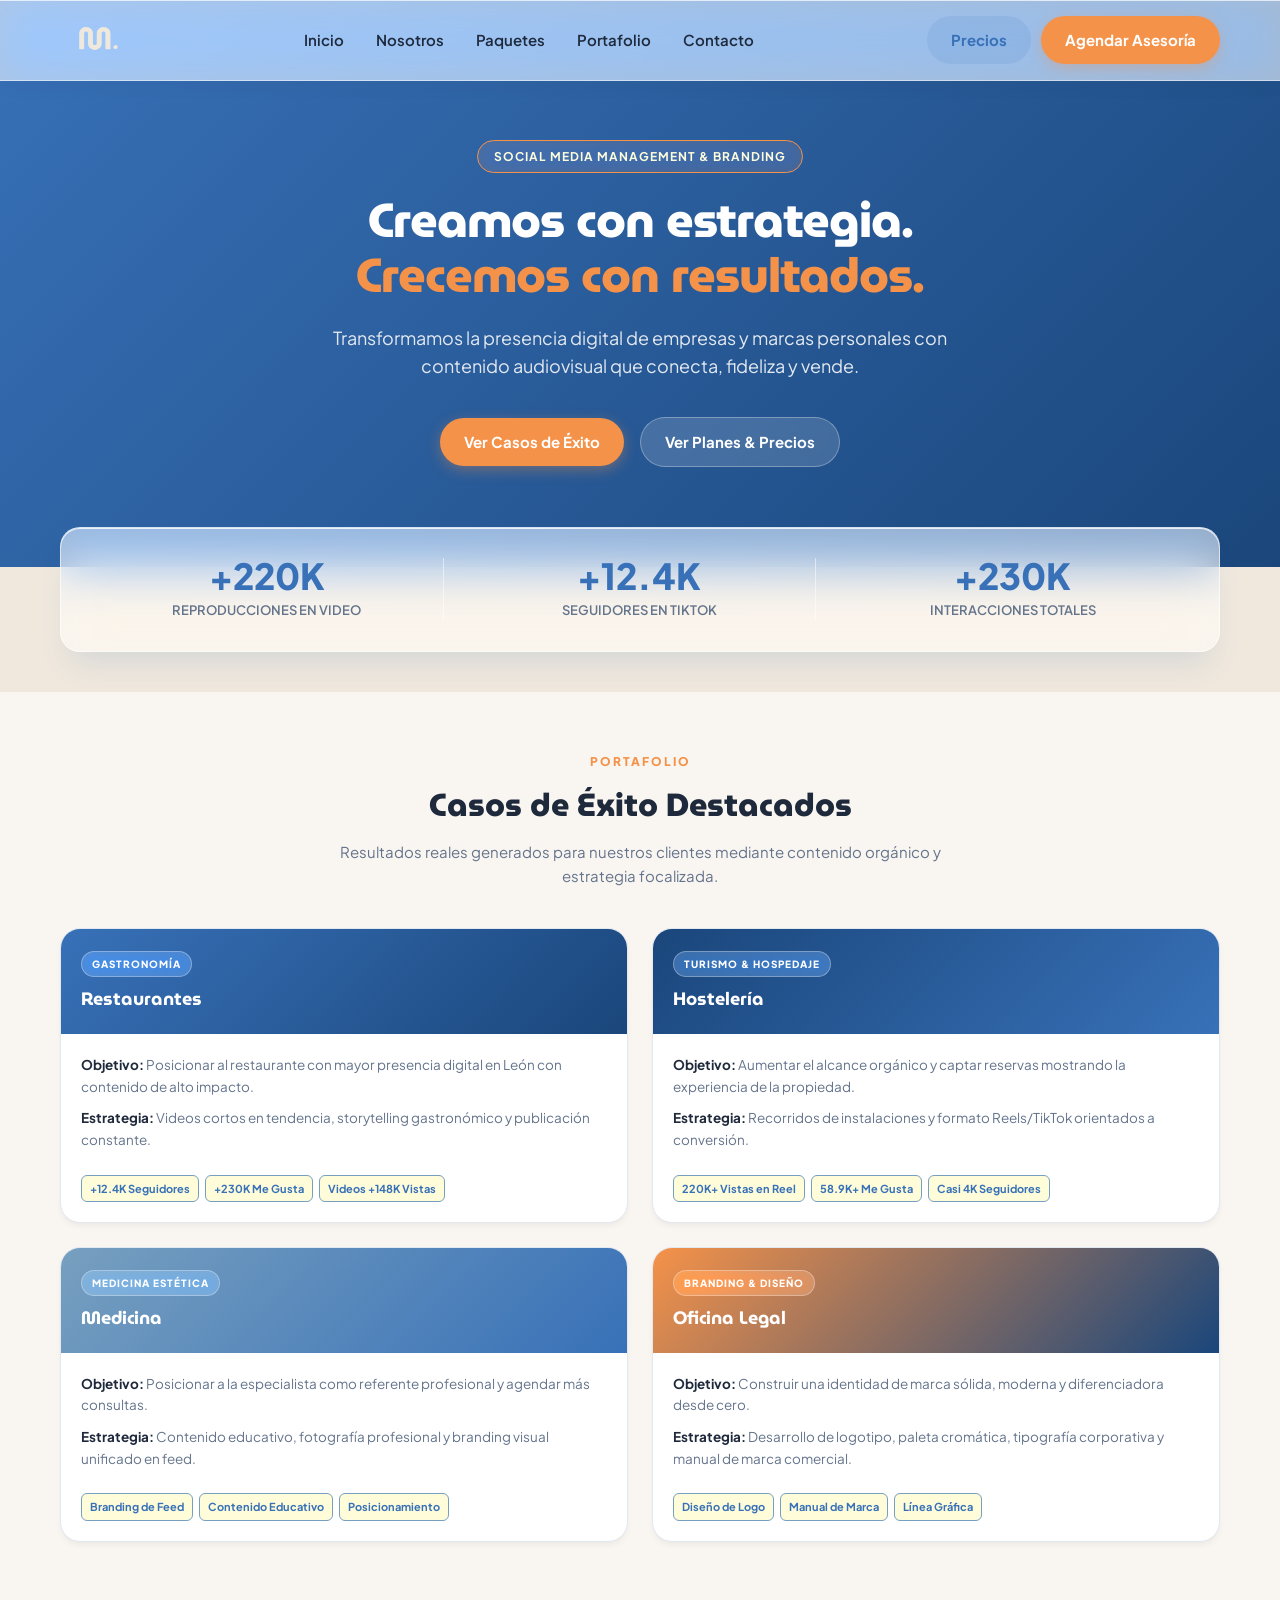
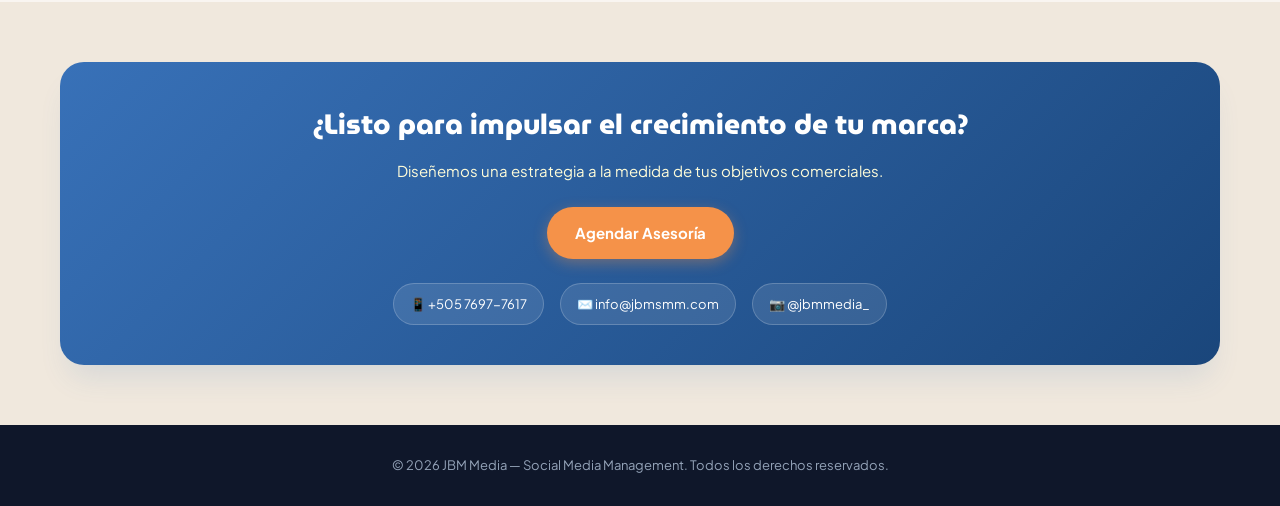
<file: index.html>
<!DOCTYPE html>
<html lang="es">
<head>
    <meta charset="UTF-8">
    <meta name="viewport" content="width=device-width, initial-scale=1.0, maximum-scale=1.0, user-scalable=no">
    <title>JBM Media | Social Media Management & Estrategia Digital</title>

    <!-- Favicon / Logo en la pestaña del navegador -->
    <link rel="icon" type="image/png" href="Logo JBM/PNG/8.png">

    <!-- Preload the logo that paints immediately (helps Largest Contentful Paint) -->
    <link rel="preload" as="image" href="Logo JBM/PNG/4.png">

    <!-- Google Fonts -->
    <link rel="preconnect" href="https://fonts.googleapis.com">
    <link rel="preconnect" href="https://fonts.gstatic.com" crossorigin>
    <link href="https://fonts.googleapis.com/css2?family=MuseoModerno:wght@600;700;800&family=Plus+Jakarta+Sans:wght@400;500;600;700;800&display=swap" rel="stylesheet">

    <!-- Shared stylesheet (cached across every page of the site) -->
    <link rel="stylesheet" href="styles.css">

    <style>
        /* ---- Page-specific styles for the home page ---- */

        /* HERO SECTION */
        .hero {
            background: linear-gradient(135deg, var(--primary-blue) 0%, var(--dark-blue) 100%);
            color: #FFFFFF;
            padding: 140px 0 100px;
            text-align: center;
        }

        .hero-badge {
            display: inline-block;
            background-color: rgba(245, 146, 73, 0.2);
            backdrop-filter: blur(10px) saturate(160%);
            -webkit-backdrop-filter: blur(10px) saturate(160%);
            border: 1px solid var(--accent-orange);
            color: var(--soft-cream);
            padding: 6px 16px;
            border-radius: 30px;
            font-size: 12px;
            font-weight: 700;
            letter-spacing: 1px;
            text-transform: uppercase;
            margin-bottom: 20px;
        }

        .hero-title {
            font-size: 48px;
            font-weight: 800;
            line-height: 1.15;
            margin-bottom: 20px;
            letter-spacing: -1px;
        }

        .hero-title span {
            color: var(--accent-orange);
        }

        .hero-subtitle {
            font-size: 18px;
            color: #E2E8F0;
            max-width: 680px;
            margin: 0 auto 36px;
        }

        .hero-cta-group {
            display: flex;
            gap: 16px;
            justify-content: center;
            align-items: center;
            flex-wrap: wrap;
        }

        /* STATS BAR */
        .stats-section {
            margin-top: -40px;
            position: relative;
            z-index: 10;
            padding-bottom: 40px;
        }

        .stats-grid {
            display: grid;
            grid-template-columns: repeat(3, 1fr);
            gap: 20px;
            background-color: rgba(255, 255, 255, 0.55);
            backdrop-filter: blur(24px) saturate(180%);
            -webkit-backdrop-filter: blur(24px) saturate(180%);
            border: 1px solid rgba(255, 255, 255, 0.6);
            border-radius: 20px;
            padding: 30px;
            box-shadow: var(--shadow-lg), inset 0 1px 0 rgba(255, 255, 255, 0.8);
        }

        .stat-card {
            text-align: center;
            border-right: 1px solid rgba(255, 255, 255, 0.5);
        }

        .stat-card:last-child {
            border-right: none;
        }

        .stat-number {
            font-size: 36px;
            font-weight: 800;
            color: var(--primary-blue);
            line-height: 1;
            margin-bottom: 6px;
        }

        .stat-label {
            font-size: 13px;
            font-weight: 600;
            color: var(--text-muted);
            text-transform: uppercase;
        }

        /* GENERAL SECTIONS */
        .section {
            padding: 60px 0;
        }

        .section-header {
            text-align: center;
            max-width: 650px;
            margin: 0 auto 40px;
        }

        .section-tag {
            color: var(--accent-orange);
            font-size: 12px;
            font-weight: 800;
            text-transform: uppercase;
            letter-spacing: 2px;
            margin-bottom: 8px;
            display: block;
        }

        .section-title {
            font-size: 32px;
            font-weight: 800;
            color: var(--text-dark);
        }

        .section-description {
            font-size: 15px;
            color: var(--text-muted);
            margin-top: 10px;
        }

        /* PORTFOLIO GRID */
        .portfolio-grid {
            display: grid;
            grid-template-columns: repeat(2, 1fr);
            gap: 24px;
        }

        .portfolio-card {
            background: var(--bg-white);
            border-radius: 20px;
            overflow: hidden;
            box-shadow: var(--shadow-sm);
            display: flex;
            flex-direction: column;
            border: 1px solid #E2E8F0;
            transition: transform 0.3s ease, box-shadow 0.3s ease;
        }

        .portfolio-card:hover {
            transform: translateY(-10px);
            box-shadow: var(--shadow-hover);
        }

        .portfolio-header {
            background: linear-gradient(135deg, var(--primary-blue) 0%, var(--dark-blue) 100%);
            color: #FFFFFF;
            padding: 20px;
        }

        .portfolio-category {
            font-size: 10px;
            font-weight: 800;
            text-transform: uppercase;
            letter-spacing: 1px;
            background-color: rgba(255, 255, 255, 0.2);
            backdrop-filter: blur(6px) saturate(160%);
            -webkit-backdrop-filter: blur(6px) saturate(160%);
            border: 1px solid rgba(255, 255, 255, 0.3);
            padding: 4px 10px;
            border-radius: 20px;
            display: inline-block;
            margin-bottom: 8px;
        }

        .portfolio-header h3 {
            font-size: 18px;
            font-weight: 700;
        }

        .portfolio-body {
            padding: 20px;
            flex-grow: 1;
            display: flex;
            flex-direction: column;
            justify-content: space-between;
        }

        .portfolio-info p {
            font-size: 13.5px;
            color: var(--text-muted);
            margin-bottom: 10px;
        }

        .portfolio-info strong {
            color: var(--text-dark);
        }

        .portfolio-tags {
            display: flex;
            flex-wrap: wrap;
            gap: 6px;
            margin-top: 14px;
        }

        .tag {
            background-color: var(--soft-cream);
            color: var(--primary-blue);
            border: 1px solid var(--light-blue);
            font-size: 11px;
            font-weight: 700;
            padding: 4px 8px;
            border-radius: 6px;
            transition: transform 0.2s ease, background-color 0.2s ease;
        }

        .tag:hover {
            transform: scale(1.08);
            background-color: #FFF9A6;
        }

        /* CTA & CONTACT */
        .cta-section {
            background: linear-gradient(135deg, var(--primary-blue) 0%, var(--dark-blue) 100%);
            border-radius: 24px;
            padding: 40px 20px;
            color: #FFFFFF;
            text-align: center;
            box-shadow: var(--shadow-lg);
        }

        .cta-section h2 {
            font-size: 28px;
            font-weight: 800;
            margin-bottom: 12px;
        }

        .cta-section p {
            font-size: 15px;
            color: var(--soft-cream);
            margin-bottom: 24px;
        }

        .contact-methods {
            display: flex;
            justify-content: center;
            gap: 16px;
            margin-top: 24px;
            flex-wrap: wrap;
        }

        .contact-item {
            display: flex;
            align-items: center;
            gap: 6px;
            background: rgba(255, 255, 255, 0.1);
            padding: 10px 16px;
            border-radius: 50px;
            font-size: 13px;
            border: 1px solid rgba(255, 255, 255, 0.2);
            transition: all 0.3s ease;
        }

        .contact-item:hover {
            background: rgba(255, 255, 255, 0.25);
            transform: translateY(-3px);
            border-color: rgba(255, 255, 255, 0.5);
        }

        @media (max-width: 768px) {
            .hero { padding: 110px 0 80px; }
            .hero-title { font-size: 30px; }
            .hero-subtitle { font-size: 15px; }
            .hero-cta-group { flex-direction: column; width: 100%; }
            .hero-cta-group .btn { width: 100%; }
            .stats-grid { grid-template-columns: 1fr; gap: 16px; padding: 20px; }
            .stat-card { border-right: none; border-bottom: 1px solid rgba(255, 255, 255, 0.5); padding-bottom: 12px; }
            .stat-card:last-child { border-bottom: none; padding-bottom: 0; }
            .portfolio-grid { grid-template-columns: 1fr; }
            .portfolio-body { padding: 16px; }
            .tag { font-size: 10px; padding: 4px 6px; }
            .contact-methods { flex-direction: column; align-items: center; gap: 10px; }
            .contact-item { width: 100%; justify-content: center; }
        }
    </style>
</head>
<body>

    <!-- NAVIGATION BAR -->
    <nav class="navbar">
        <div class="container nav-container">
            <a href="index.html" class="brand-logo">
                <img id="main-logo" src="Logo JBM/PNG/4.png" alt="JBM Media Logo" width="200" height="120">
            </a>

            <ul class="nav-links">
                <li><a href="index.html">Inicio</a></li>
                <li><a href="nosotros.html">Nosotros</a></li>
                <li><a href="paquetes.html">Paquetes</a></li>
                <li><a href="#portafolio">Portafolio</a></li>
                <li><a href="contacto.html">Contacto</a></li>
            </ul>

            <div class="nav-actions">
                <a href="paquetes.html" class="btn btn-mobile-prices">Precios</a>
                <a href="contacto.html" class="btn btn-primary">Agendar Asesoría</a>
            </div>
        </div>
    </nav>

    <!-- HERO SECTION -->
    <section id="inicio" class="hero">
        <div class="container reveal">
            <span class="hero-badge">Social Media Management & Branding</span>
            <h1 class="hero-title">Creamos con estrategia.<br><span>Crecemos con resultados.</span></h1>
            <p class="hero-subtitle">Transformamos la presencia digital de empresas y marcas personales con contenido audiovisual que conecta, fideliza y vende.</p>
            <div class="hero-cta-group">
                <a href="#portafolio" class="btn btn-primary">Ver Casos de Éxito</a>
                <a href="paquetes.html" class="btn btn-secondary">Ver Planes & Precios</a>
            </div>
        </div>
    </section>

    <!-- STATS HIGHLIGHTS -->
    <section class="stats-section">
        <div class="container reveal">
            <div class="stats-grid">
                <div class="stat-card">
                    <div class="stat-number">+220K</div>
                    <div class="stat-label">Reproducciones en Video</div>
                </div>
                <div class="stat-card">
                    <div class="stat-number">+12.4K</div>
                    <div class="stat-label">Seguidores en TikTok</div>
                </div>
                <div class="stat-card">
                    <div class="stat-number">+230K</div>
                    <div class="stat-label">Interacciones Totales</div>
                </div>
            </div>
        </div>
    </section>

    <!-- PORTFOLIO / CASOS DE ÉXITO -->
    <section id="portafolio" class="section" style="background-color: rgba(255,255,255,0.6);">
        <div class="container reveal">
            <div class="section-header">
                <span class="section-tag">Portafolio</span>
                <h2 class="section-title">Casos de Éxito Destacados</h2>
                <p class="section-description">Resultados reales generados para nuestros clientes mediante contenido orgánico y estrategia focalizada.</p>
            </div>

            <div class="portfolio-grid">
                <!-- Proyecto 1 -->
                <div class="portfolio-card">
                    <div class="portfolio-header">
                        <span class="portfolio-category">Gastronomía</span>
                        <h3>Restaurantes</h3>
                    </div>
                    <div class="portfolio-body">
                        <div class="portfolio-info">
                            <p><strong>Objetivo:</strong> Posicionar al restaurante con mayor presencia digital en León con contenido de alto impacto.</p>
                            <p><strong>Estrategia:</strong> Videos cortos en tendencia, storytelling gastronómico y publicación constante.</p>
                        </div>
                        <div class="portfolio-tags">
                            <span class="tag">+12.4K Seguidores</span>
                            <span class="tag">+230K Me Gusta</span>
                            <span class="tag">Videos +148K Vistas</span>
                        </div>
                    </div>
                </div>

                <!-- Proyecto 2 -->
                <div class="portfolio-card">
                    <div class="portfolio-header" style="background: linear-gradient(135deg, #1A467B 0%, #3871B8 100%);">
                        <span class="portfolio-category">Turismo & Hospedaje</span>
                        <h3>Hostelería</h3>
                    </div>
                    <div class="portfolio-body">
                        <div class="portfolio-info">
                            <p><strong>Objetivo:</strong> Aumentar el alcance orgánico y captar reservas mostrando la experiencia de la propiedad.</p>
                            <p><strong>Estrategia:</strong> Recorridos de instalaciones y formato Reels/TikTok orientados a conversión.</p>
                        </div>
                        <div class="portfolio-tags">
                            <span class="tag">220K+ Vistas en Reel</span>
                            <span class="tag">58.9K+ Me Gusta</span>
                            <span class="tag">Casi 4K Seguidores</span>
                        </div>
                    </div>
                </div>

                <!-- Proyecto 3 -->
                <div class="portfolio-card">
                    <div class="portfolio-header" style="background: linear-gradient(135deg, #779FBF 0%, #3871B8 100%);">
                        <span class="portfolio-category">Medicina Estética</span>
                        <h3>Medicina</h3>
                    </div>
                    <div class="portfolio-body">
                        <div class="portfolio-info">
                            <p><strong>Objetivo:</strong> Posicionar a la especialista como referente profesional y agendar más consultas.</p>
                            <p><strong>Estrategia:</strong> Contenido educativo, fotografía profesional y branding visual unificado en feed.</p>
                        </div>
                        <div class="portfolio-tags">
                            <span class="tag">Branding de Feed</span>
                            <span class="tag">Contenido Educativo</span>
                            <span class="tag">Posicionamiento</span>
                        </div>
                    </div>
                </div>

                <!-- Proyecto 4 -->
                <div class="portfolio-card">
                    <div class="portfolio-header" style="background: linear-gradient(135deg, #F59249 0%, #1A467B 100%);">
                        <span class="portfolio-category">Branding & Diseño</span>
                        <h3>Oficina Legal</h3>
                    </div>
                    <div class="portfolio-body">
                        <div class="portfolio-info">
                            <p><strong>Objetivo:</strong> Construir una identidad de marca sólida, moderna y diferenciadora desde cero.</p>
                            <p><strong>Estrategia:</strong> Desarrollo de logotipo, paleta cromática, tipografía corporativa y manual de marca comercial.</p>
                        </div>
                        <div class="portfolio-tags">
                            <span class="tag">Diseño de Logo</span>
                            <span class="tag">Manual de Marca</span>
                            <span class="tag">Línea Gráfica</span>
                        </div>
                    </div>
                </div>
            </div>
        </div>
    </section>

    <!-- CALL TO ACTION / CONTACT -->
    <section id="contacto" class="section">
        <div class="container reveal">
            <div class="cta-section">
                <h2>¿Listo para impulsar el crecimiento de tu marca?</h2>
                <p>Diseñemos una estrategia a la medida de tus objetivos comerciales.</p>
                <a href="contacto.html" class="btn btn-primary" style="font-size: 15px; padding: 14px 28px;">
                    Agendar Asesoría
                </a>
                <div class="contact-methods">
                    <a href="https://wa.me/50576977617" target="_blank" rel="noopener" class="contact-item">📱 +505 7697-7617</a>
                    <a href="mailto:info@jbmsmm.com" class="contact-item">✉️ info@jbmsmm.com</a>
                    <a href="https://www.instagram.com/jbmmedia_/" target="_blank" rel="noopener" class="contact-item">📷 @jbmmedia_</a>
                </div>
            </div>
        </div>
    </section>

    <!-- FOOTER -->
    <footer class="footer">
        <div class="container">
            <p>© 2026 JBM Media — Social Media Management. Todos los derechos reservados.</p>
        </div>
    </footer>

    <!-- Shared script (navbar state, logo swap, scroll reveal) -->
    <script src="script.js" defer></script>
</body>
</html>
</file>
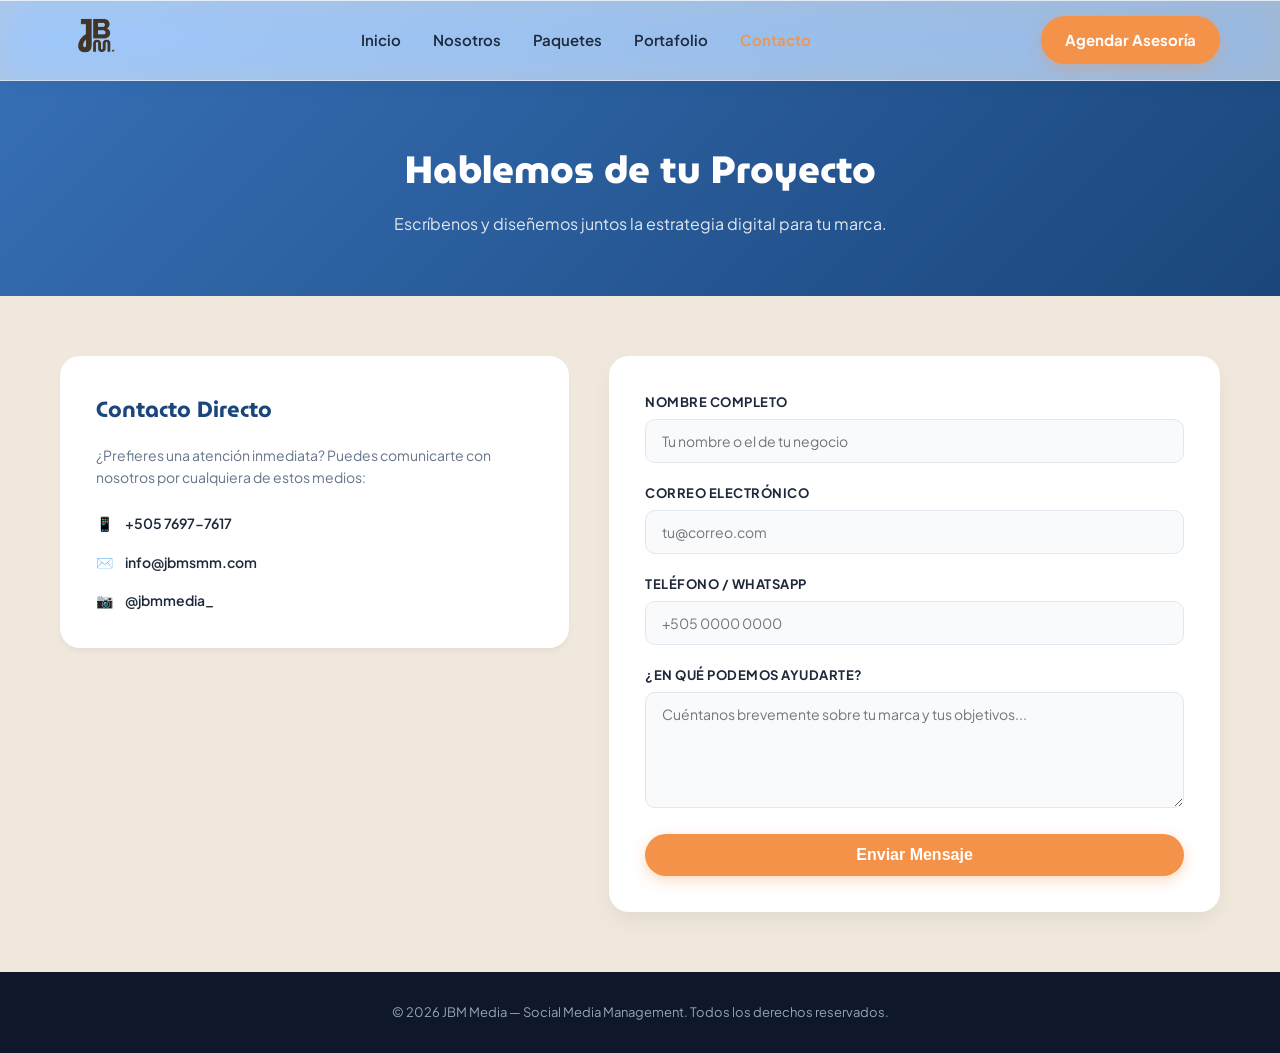
<file: contacto.html>
<!DOCTYPE html>
<html lang="es">
<head>
    <meta charset="UTF-8">
    <meta name="viewport" content="width=device-width, initial-scale=1.0, maximum-scale=1.0, user-scalable=no">
    <title>Contacto | JBM Media</title>

    <link rel="icon" type="image/png" href="Logo JBM/PNG/8.png">
    <link rel="preload" as="image" href="Logo JBM/PNG/4.png">

    <!-- Google Fonts -->
    <link rel="preconnect" href="https://fonts.googleapis.com">
    <link rel="preconnect" href="https://fonts.gstatic.com" crossorigin>
    <link href="https://fonts.googleapis.com/css2?family=MuseoModerno:wght@600;700;800&family=Plus+Jakarta+Sans:wght@400;500;600;700;800&display=swap" rel="stylesheet">

    <!-- Shared stylesheet (cached across every page of the site) -->
    <link rel="stylesheet" href="styles.css">

    <style>
        /* ---- Page-specific styles for Contacto ---- */

        /* HEADER SECTION */
        .page-header {
            background: linear-gradient(135deg, var(--primary-blue) 0%, var(--dark-blue) 100%);
            color: #FFFFFF;
            padding: 140px 0 60px;
            text-align: center;
        }

        .page-header h1 {
            font-size: 38px;
            font-weight: 800;
            margin-bottom: 10px;
        }

        .page-header p {
            font-size: 16px;
            color: #E2E8F0;
        }

        /* FORM & CONTACT CONTAINER */
        .contact-wrapper {
            display: grid;
            grid-template-columns: 1fr 1.2fr;
            gap: 40px;
            padding: 60px 0;
        }

        .contact-info-card {
            background: var(--bg-white);
            padding: 36px;
            border-radius: 20px;
            box-shadow: var(--shadow-sm);
            height: fit-content;
        }

        .contact-info-card h3 {
            font-size: 22px;
            color: var(--dark-blue);
            margin-bottom: 16px;
        }

        .contact-info-card p {
            color: var(--text-muted);
            margin-bottom: 24px;
            font-size: 14px;
        }

        .info-list {
            display: flex;
            flex-direction: column;
            gap: 16px;
        }

        .info-item {
            display: flex;
            align-items: center;
            gap: 12px;
            font-weight: 600;
            font-size: 14px;
        }

        .form-card {
            background: var(--bg-white);
            padding: 36px;
            border-radius: 20px;
            box-shadow: var(--shadow-md);
        }

        .form-group {
            margin-bottom: 20px;
        }

        .form-group label {
            display: block;
            font-size: 13px;
            font-weight: 700;
            color: var(--text-dark);
            margin-bottom: 6px;
            text-transform: uppercase;
            letter-spacing: 0.5px;
        }

        .form-group input,
        .form-group textarea {
            width: 100%;
            padding: 12px 16px;
            border: 1.5px solid #E2E8F0;
            border-radius: 10px;
            font-family: inherit;
            font-size: 14px;
            color: var(--text-dark);
            background-color: #F8FAFC;
            transition: border-color 0.3s ease, background-color 0.3s ease, box-shadow 0.3s ease;
        }

        .form-group input:focus,
        .form-group textarea:focus {
            outline: none;
            border-color: var(--primary-blue);
            background-color: #FFFFFF;
            box-shadow: 0 0 0 3px rgba(56, 113, 184, 0.15);
        }

        /* PLAN SELECCIONADO ALERT */
        .plan-selected-alert {
            display: none;
            background-color: var(--soft-cream);
            border: 1.5px solid var(--accent-orange);
            border-radius: 12px;
            padding: 14px 18px;
            margin-bottom: 20px;
            color: var(--dark-blue);
            font-size: 14px;
            font-weight: 600;
        }

        .plan-selected-alert span {
            color: var(--accent-orange);
            font-weight: 800;
        }

        @media (max-width: 768px) {
            .contact-wrapper { grid-template-columns: 1fr; gap: 24px; }
            .contact-info-card, .form-card { padding: 24px; }
            .page-header h1 { font-size: 28px; }
        }
    </style>
</head>
<body>

    <!-- NAVBAR -->
    <nav class="navbar">
        <div class="container nav-container">
            <a href="index.html" class="brand-logo">
                <img id="main-logo" src="Logo JBM/PNG/4.png" alt="JBM Media Logo" width="200" height="120">
            </a>
            <ul class="nav-links">
                <li><a href="index.html">Inicio</a></li>
                <li><a href="nosotros.html">Nosotros</a></li>
                <li><a href="paquetes.html">Paquetes</a></li>
                <li><a href="index.html#portafolio">Portafolio</a></li>
                <li><a href="contacto.html" style="color: var(--accent-orange);">Contacto</a></li>
            </ul>
            <a href="contacto.html" class="btn btn-primary">Agendar Asesoría</a>
        </div>
    </nav>

    <!-- HEADER -->
    <header class="page-header">
        <div class="container">
            <h1>Hablemos de tu Proyecto</h1>
            <p>Escríbenos y diseñemos juntos la estrategia digital para tu marca.</p>
        </div>
    </header>

    <!-- MAIN CONTACT SECTION -->
    <main class="container">
        <div class="contact-wrapper">

            <!-- DATOS DE CONTACTO -->
            <div class="contact-info-card">
                <h3>Contacto Directo</h3>
                <p>¿Prefieres una atención inmediata? Puedes comunicarte con nosotros por cualquiera de estos medios:</p>

                <div class="info-list">
                    <a href="https://wa.me/50576977617" target="_blank" rel="noopener" class="info-item">
                        <span>📱</span> +505 7697-7617
                    </a>
                    <a href="mailto:info@jbmsmm.com" class="info-item">
                        <span>✉️</span> info@jbmsmm.com
                    </a>
                    <a href="https://www.instagram.com/jbmmedia_/" target="_blank" rel="noopener" class="info-item">
                        <span>📷</span> @jbmmedia_
                    </a>
                </div>
            </div>

            <!-- FORMULARIO DE FORMSUBMIT -->
            <div class="form-card">

                <!-- ALERTA DE PLAN SELECCIONADO (Aparece automáticamente si viene de paquetes.html) -->
                <div id="planAlert" class="plan-selected-alert">
                    📌 Has seleccionado el plan: <span id="planNameText"></span>
                </div>

                <form action="https://formsubmit.co/info@jbmsmm.com" method="POST">

                    <!-- CONFIGURACIÓN DE REDIRECCIÓN Y CAPTCHA -->
                    <input type="hidden" name="_next" value="https://www.jbmsmm.com/">
                    <input type="hidden" name="_captcha" value="false">

                    <!-- CAMPO OCULTO QUE RECIBE EL PLAN PARA FORMSUBMIT -->
                    <input type="hidden" id="planInputHidden" name="Plan_Seleccionado" value="General">

                    <div class="form-group">
                        <label for="nombre">Nombre Completo</label>
                        <input type="text" id="nombre" name="Nombre" placeholder="Tu nombre o el de tu negocio" required>
                    </div>

                    <div class="form-group">
                        <label for="email">Correo Electrónico</label>
                        <input type="email" id="email" name="Correo" placeholder="tu@correo.com" required>
                    </div>

                    <div class="form-group">
                        <label for="telefono">Teléfono / WhatsApp</label>
                        <input type="tel" id="telefono" name="Telefono" placeholder="+505 0000 0000">
                    </div>

                    <div class="form-group">
                        <label for="mensaje">¿En qué podemos ayudarte?</label>
                        <textarea id="mensaje" name="Mensaje" rows="5" placeholder="Cuéntanos brevemente sobre tu marca y tus objetivos..." required></textarea>
                    </div>

                    <button type="submit" class="btn btn-primary" style="width: 100%; font-size: 16px;">
                        Enviar Mensaje
                    </button>
                </form>
            </div>

        </div>
    </main>

    <!-- FOOTER -->
    <footer class="footer">
        <div class="container">
            <p>© 2026 JBM Media — Social Media Management. Todos los derechos reservados.</p>
        </div>
    </footer>

    <!-- Shared script (navbar state, logo swap) -->
    <script src="script.js" defer></script>

    <!-- Page-specific: pre-fill the form when arriving from paquetes.html?plan=... -->
    <script>
        document.addEventListener('DOMContentLoaded', function () {
            var plan = new URLSearchParams(window.location.search).get('plan');
            if (!plan) return;

            var planAlert = document.getElementById('planAlert');
            var planNameText = document.getElementById('planNameText');
            var mensajeArea = document.getElementById('mensaje');
            var planInputHidden = document.getElementById('planInputHidden');

            if (planAlert && planNameText) {
                planNameText.textContent = plan;
                planAlert.style.display = 'block';
            }
            if (planInputHidden) {
                planInputHidden.value = plan;
            }
            if (mensajeArea && !mensajeArea.value) {
                mensajeArea.value = '¡Hola! Me gustaría contratar/recibir información sobre el plan: ' + plan + '.';
            }
        });
    </script>
</body>
</html>
</file>
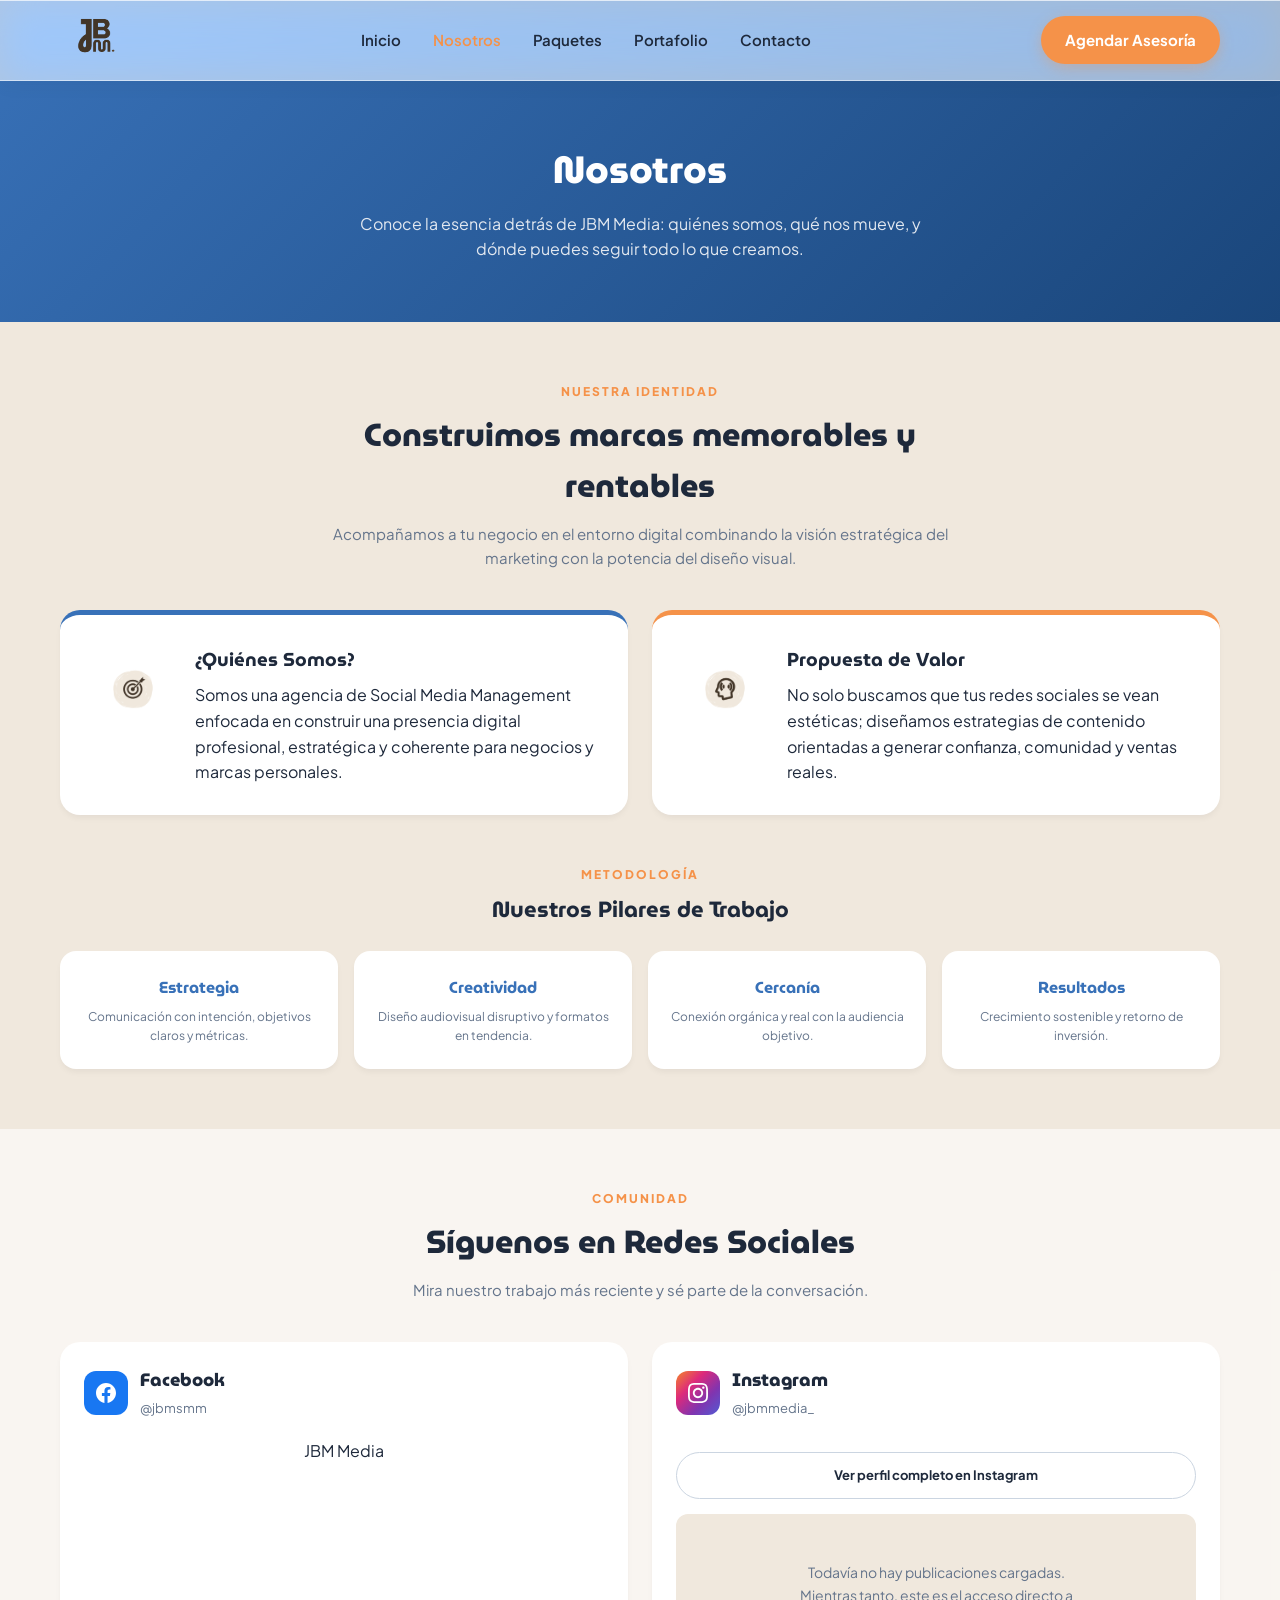
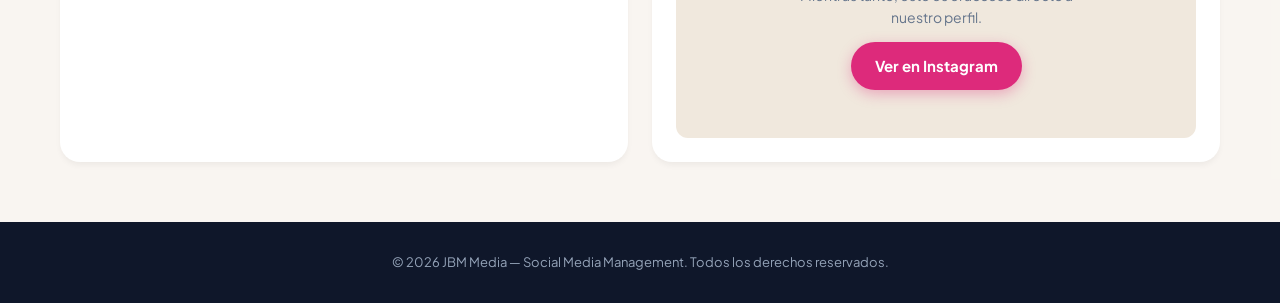
<file: nosotros.html>
<!DOCTYPE html>
<html lang="es">
<head>
    <meta charset="UTF-8">
    <meta name="viewport" content="width=device-width, initial-scale=1.0, maximum-scale=1.0, user-scalable=no">
    <title>Nosotros | JBM Media</title>

    <link rel="icon" type="image/png" href="Logo JBM/PNG/8.png">
    <link rel="preload" as="image" href="Logo JBM/PNG/4.png">

    <!-- Google Fonts -->
    <link rel="preconnect" href="https://fonts.googleapis.com">
    <link rel="preconnect" href="https://fonts.gstatic.com" crossorigin>
    <link href="https://fonts.googleapis.com/css2?family=MuseoModerno:wght@600;700;800&family=Plus+Jakarta+Sans:wght@400;500;600;700;800&display=swap" rel="stylesheet">

    <!-- Shared stylesheet (cached across every page of the site) -->
    <link rel="stylesheet" href="styles.css">

    <style>
        /* ---- Page-specific styles for Nosotros ---- */

        .page-header {
            background: linear-gradient(135deg, var(--primary-blue) 0%, var(--dark-blue) 100%);
            color: #FFFFFF;
            padding: 140px 0 60px;
            text-align: center;
        }

        .page-header h1 {
            font-size: 38px;
            font-weight: 800;
            margin-bottom: 10px;
        }

        .page-header p {
            font-size: 16px;
            color: #E2E8F0;
            max-width: 600px;
            margin: 0 auto;
        }

        /* GENERAL SECTIONS (mismo patrón que index.html) */
        .section { padding: 60px 0; }

        .section-header {
            text-align: center;
            max-width: 650px;
            margin: 0 auto 40px;
        }

        .section-tag {
            color: var(--accent-orange);
            font-size: 12px;
            font-weight: 800;
            text-transform: uppercase;
            letter-spacing: 2px;
            margin-bottom: 8px;
            display: block;
        }

        .section-title {
            font-size: 32px;
            font-weight: 800;
            color: var(--text-dark);
        }

        .section-description {
            font-size: 15px;
            color: var(--text-muted);
            margin-top: 10px;
        }

        /* ABOUT / DNA (movido desde index.html) */
        .dna-grid {
            display: grid;
            grid-template-columns: repeat(2, 1fr);
            gap: 24px;
        }

        .dna-card {
            display: flex;
            align-items: flex-start;
            gap: 20px;
            background: var(--bg-white);
            padding: 30px;
            border-radius: 20px;
            box-shadow: var(--shadow-sm);
            border-top: 5px solid var(--primary-blue);
            transition: transform 0.3s ease, box-shadow 0.3s ease;
        }

        .dna-card:hover {
            transform: translateY(-8px);
            box-shadow: var(--shadow-hover);
        }

        .dna-card.accent {
            border-top-color: var(--accent-orange);
        }

        .dna-card h3 {
            margin-bottom: 8px;
        }

        .dna-icon {
            width: 85px;
            height: 85px;
            object-fit: contain;
            flex-shrink: 0;
            margin-top: 4px;
            transition: transform 0.3s ease;
        }

        .dna-card:hover .dna-icon {
            transform: scale(1.1) rotate(3deg);
        }

        .pilares-grid {
            display: grid;
            grid-template-columns: repeat(4, 1fr);
            gap: 16px;
        }

        .pilar-card {
            background-color: var(--bg-white);
            padding: 24px 16px;
            border-radius: 16px;
            text-align: center;
            box-shadow: var(--shadow-sm);
            transition: transform 0.3s ease, box-shadow 0.3s ease;
        }

        .pilar-card:hover {
            transform: translateY(-6px) scale(1.02);
            box-shadow: var(--shadow-md);
        }

        .pilar-card h4 {
            font-size: 16px;
            font-weight: 700;
            color: var(--primary-blue);
            margin-bottom: 6px;
        }

        .pilar-card p {
            font-size: 12px;
            color: var(--text-muted);
        }

        /* REDES SOCIALES */
        .social-grid {
            display: grid;
            grid-template-columns: repeat(2, 1fr);
            gap: 24px;
            align-items: stretch;
        }

        .social-card {
            background: var(--bg-white);
            border-radius: 20px;
            padding: 24px;
            box-shadow: var(--shadow-sm);
            display: flex;
            flex-direction: column;
        }

        .social-card-header {
            display: flex;
            align-items: center;
            gap: 12px;
            margin-bottom: 18px;
        }

        .social-icon {
            width: 44px;
            height: 44px;
            border-radius: 12px;
            display: flex;
            align-items: center;
            justify-content: center;
            color: #fff;
            flex-shrink: 0;
        }

        .social-icon.facebook { background: #1877F2; }
        .social-icon.instagram { background: linear-gradient(135deg, #F58529, #DD2A7B, #8134AF, #515BD4); }

        .social-card-header h3 {
            font-size: 18px;
            font-weight: 800;
            color: var(--text-dark);
        }

        .social-card-header span {
            font-size: 13px;
            color: var(--text-muted);
        }

        .fb-embed-wrap {
            width: 100%;
            overflow: hidden;
            border-radius: 12px;
            min-height: 300px;
            flex-grow: 1;
            display: flex;
            justify-content: center;
        }

        .instagram-fallback {
            flex-grow: 1;
            display: flex;
            flex-direction: column;
            align-items: center;
            justify-content: center;
            text-align: center;
            background: var(--sand-bg);
            border-radius: 12px;
            padding: 40px 20px;
            gap: 14px;
        }

        .instagram-fallback p {
            font-size: 14px;
            color: var(--text-muted);
            max-width: 280px;
        }

        /* FEED REAL DE INSTAGRAM (poblado por instagram-feed.json, generado
           automáticamente por el workflow de GitHub Actions) */
        .instagram-feed-wrap {
            flex-grow: 1;
            display: flex;
            flex-direction: column;
        }

        .ig-feed-grid {
            display: grid;
            grid-template-columns: repeat(2, 1fr);
            gap: 10px;
        }

        .ig-post-thumb-link {
            display: block;
            border-radius: 10px;
            overflow: hidden;
            aspect-ratio: 1 / 1;
        }

        .ig-post-thumb {
            width: 100%;
            height: 100%;
            object-fit: cover;
            display: block;
            transition: transform 0.3s ease, opacity 0.3s ease;
        }

        .ig-post-thumb-link:hover .ig-post-thumb {
            transform: scale(1.05);
            opacity: 0.92;
        }

        @media (max-width: 768px) {
            .page-header h1 { font-size: 28px; }
            .dna-grid { grid-template-columns: 1fr; }
            .dna-card { gap: 14px; }
            .dna-icon { width: 64px; height: 64px; margin-top: 2px; }
            .pilares-grid { grid-template-columns: repeat(2, 1fr); }
            .social-grid { grid-template-columns: 1fr; }
        }
    </style>
</head>
<body>

    <!-- NAVBAR -->
    <nav class="navbar">
        <div class="container nav-container">
            <a href="index.html" class="brand-logo">
                <img id="main-logo" src="Logo JBM/PNG/4.png" alt="JBM Media Logo" width="200" height="120">
            </a>
            <ul class="nav-links">
                <li><a href="index.html">Inicio</a></li>
                <li><a href="nosotros.html" style="color: var(--accent-orange);">Nosotros</a></li>
                <li><a href="paquetes.html">Paquetes</a></li>
                <li><a href="index.html#portafolio">Portafolio</a></li>
                <li><a href="contacto.html">Contacto</a></li>
            </ul>
            <a href="contacto.html" class="btn btn-primary">Agendar Asesoría</a>
        </div>
    </nav>

    <!-- HEADER -->
    <header class="page-header">
        <div class="container">
            <h1>Nosotros</h1>
            <p>Conoce la esencia detrás de JBM Media: quiénes somos, qué nos mueve, y dónde puedes seguir todo lo que creamos.</p>
        </div>
    </header>

    <!-- ABOUT & BRAND ESSENCE -->
    <section class="section">
        <div class="container">
            <div class="section-header">
                <span class="section-tag">Nuestra Identidad</span>
                <h2 class="section-title">Construimos marcas memorables y rentables</h2>
                <p class="section-description">Acompañamos a tu negocio en el entorno digital combinando la visión estratégica del marketing con la potencia del diseño visual.</p>
            </div>

            <div class="dna-grid">
                <div class="dna-card">
                    <img class="dna-icon" src="Logo JBM/PNG/13.png" alt="Ícono Quiénes Somos" loading="lazy" decoding="async" width="85" height="85">
                    <div>
                        <h3>¿Quiénes Somos?</h3>
                        <p>Somos una agencia de Social Media Management enfocada en construir una presencia digital profesional, estratégica y coherente para negocios y marcas personales.</p>
                    </div>
                </div>
                <div class="dna-card accent">
                    <img class="dna-icon" src="Logo JBM/PNG/14.png" alt="Ícono Propuesta de Valor" loading="lazy" decoding="async" width="85" height="85">
                    <div>
                        <h3>Propuesta de Valor</h3>
                        <p>No solo buscamos que tus redes sociales se vean estéticas; diseñamos estrategias de contenido orientadas a generar confianza, comunidad y ventas reales.</p>
                    </div>
                </div>
            </div>

            <!-- PILARES -->
            <div style="margin-top: 50px;">
                <div class="section-header" style="margin-bottom: 24px;">
                    <span class="section-tag">Metodología</span>
                    <h3 style="font-size: 22px; font-weight: 700;">Nuestros Pilares de Trabajo</h3>
                </div>
                <div class="pilares-grid">
                    <div class="pilar-card">
                        <h4>Estrategia</h4>
                        <p>Comunicación con intención, objetivos claros y métricas.</p>
                    </div>
                    <div class="pilar-card">
                        <h4>Creatividad</h4>
                        <p>Diseño audiovisual disruptivo y formatos en tendencia.</p>
                    </div>
                    <div class="pilar-card">
                        <h4>Cercanía</h4>
                        <p>Conexión orgánica y real con la audiencia objetivo.</p>
                    </div>
                    <div class="pilar-card">
                        <h4>Resultados</h4>
                        <p>Crecimiento sostenible y retorno de inversión.</p>
                    </div>
                </div>
            </div>
        </div>
    </section>

    <!-- REDES SOCIALES -->
    <section class="section" style="background-color: rgba(255,255,255,0.6);">
        <div class="container">
            <div class="section-header">
                <span class="section-tag">Comunidad</span>
                <h2 class="section-title">Síguenos en Redes Sociales</h2>
                <p class="section-description">Mira nuestro trabajo más reciente y sé parte de la conversación.</p>
            </div>

            <div class="social-grid">
                <!-- FACEBOOK: Page Plugin oficial, feed en vivo real, no requiere API key -->
                <div class="social-card">
                    <div class="social-card-header">
                        <div class="social-icon facebook" aria-hidden="true">
                            <svg width="20" height="20" viewBox="0 0 24 24" fill="currentColor"><path d="M24 12.073c0-6.627-5.373-12-12-12s-12 5.373-12 12c0 5.99 4.388 10.954 10.125 11.854v-8.385H7.078v-3.47h3.047V9.43c0-3.007 1.792-4.669 4.533-4.669 1.312 0 2.686.235 2.686.235v2.953H15.83c-1.491 0-1.956.925-1.956 1.874v2.25h3.328l-.532 3.47h-2.796v8.385C19.612 23.027 24 18.062 24 12.073z"/></svg>
                        </div>
                        <div>
                            <h3>Facebook</h3>
                            <span>@jbmsmm</span>
                        </div>
                    </div>
                    <div class="fb-embed-wrap">
                        <div id="fb-root"></div>
                        <div class="fb-page"
                             data-href="https://www.facebook.com/jbmsmm"
                             data-tabs="timeline"
                             data-width="500"
                             data-height="500"
                             data-small-header="true"
                             data-adapt-container-width="true"
                             data-hide-cover="false"
                             data-show-facepile="true">
                            <blockquote cite="https://www.facebook.com/jbmsmm" class="fb-xfbml-parse-ignore">
                                <a href="https://www.facebook.com/jbmsmm">JBM Media</a>
                            </blockquote>
                        </div>
                    </div>
                </div>

                <!-- INSTAGRAM: publicaciones reales, alimentadas por instagram-feed.json
                     (lo genera y actualiza solo el workflow de GitHub Actions). Mientras ese
                     archivo no exista o esté vacío, se muestra el acceso directo de siempre. -->
                <div class="social-card">
                    <div class="social-card-header">
                        <div class="social-icon instagram" aria-hidden="true">
                            <svg width="20" height="20" viewBox="0 0 24 24" fill="currentColor"><path d="M12 2.163c3.204 0 3.584.012 4.85.07 3.252.148 4.771 1.691 4.919 4.919.058 1.265.069 1.645.069 4.849 0 3.205-.012 3.584-.069 4.849-.149 3.225-1.664 4.771-4.919 4.919-1.266.058-1.644.07-4.85.07-3.204 0-3.584-.012-4.849-.07-3.26-.149-4.771-1.699-4.919-4.92-.058-1.265-.07-1.644-.07-4.849 0-3.204.013-3.583.07-4.849.149-3.227 1.664-4.771 4.919-4.919 1.266-.057 1.645-.069 4.849-.069zm0-2.163c-3.259 0-3.667.014-4.947.072-4.358.2-6.78 2.618-6.98 6.98-.059 1.281-.073 1.689-.073 4.948 0 3.259.014 3.668.072 4.948.2 4.358 2.618 6.78 6.98 6.98 1.281.058 1.689.072 4.948.072 3.259 0 3.668-.014 4.948-.072 4.354-.2 6.782-2.618 6.979-6.98.059-1.28.073-1.689.073-4.948 0-3.259-.014-3.667-.072-4.947-.196-4.354-2.617-6.78-6.979-6.98-1.281-.059-1.69-.073-4.949-.073zm0 5.838c-3.403 0-6.162 2.759-6.162 6.162s2.759 6.163 6.162 6.163 6.162-2.759 6.162-6.163c0-3.403-2.759-6.162-6.162-6.162zm0 10.162c-2.209 0-4-1.79-4-4 0-2.209 1.791-4 4-4s4 1.791 4 4c0 2.21-1.791 4-4 4zm6.406-11.845c-.796 0-1.441.645-1.441 1.44s.645 1.44 1.441 1.44c.795 0 1.439-.645 1.439-1.44s-.644-1.44-1.439-1.44z"/></svg>
                        </div>
                        <div>
                            <h3>Instagram</h3>
                            <span>@jbmmedia_</span>
                        </div>
                    </div>

                    <div class="instagram-feed-wrap" id="igFeedWrap" hidden>
                        <div class="ig-feed-grid" id="igFeedGrid"></div>
                        <a href="https://www.instagram.com/jbmmedia_/" target="_blank" rel="noopener" class="btn" style="width: 100%; text-align: center; background-color: #FFFFFF; color: var(--text-dark); border: 1px solid #CBD5E1; font-size: 13px; margin-top: 14px;">Ver perfil completo en Instagram</a>
                    </div>

                    <div class="instagram-fallback" id="igFallback">
                        <p>Todavía no hay publicaciones cargadas. Mientras tanto, este es el acceso directo a nuestro perfil.</p>
                        <a href="https://www.instagram.com/jbmmedia_/" target="_blank" rel="noopener" class="btn btn-primary" style="background-color:#DD2A7B; box-shadow: 0 4px 14px rgba(221,42,123,0.35);">Ver en Instagram</a>
                    </div>
                </div>
            </div>
        </div>
    </section>

    <!-- FOOTER -->
    <footer class="footer">
        <div class="container">
            <p>© 2026 JBM Media — Social Media Management. Todos los derechos reservados.</p>
        </div>
    </footer>

    <!-- SDK oficial de Facebook para el Page Plugin -->
    <script async defer crossorigin="anonymous" src="https://connect.facebook.net/es_LA/sdk.js#xfbml=1&version=v19.0"></script>

    <!-- Shared script (navbar state, logo swap) -->
    <script src="script.js" defer></script>

    <!-- Page-specific: pinta el feed real de Instagram desde instagram-feed.json.
         Ese archivo lo genera y renueva solo el workflow de GitHub Actions
         (.github/workflows/instagram-feed.yml); mientras no exista o esté vacío
         (por ejemplo, antes de configurar el token de Meta), se deja el acceso
         directo de siempre en vez de mostrar una tarjeta rota o vacía. -->
    <script>
        (function () {
            fetch('instagram-feed.json', { cache: 'no-store' })
                .then(function (res) {
                    if (!res.ok) throw new Error('instagram-feed.json no disponible todavía');
                    return res.json();
                })
                .then(function (posts) {
                    if (!Array.isArray(posts) || posts.length === 0) return;

                    var grid = document.getElementById('igFeedGrid');
                    posts.slice(0, 4).forEach(function (post) {
                        if (!post.image) return;
                        var link = document.createElement('a');
                        link.href = post.permalink || 'https://www.instagram.com/jbmmedia_/';
                        link.target = '_blank';
                        link.rel = 'noopener';
                        link.className = 'ig-post-thumb-link';

                        var img = document.createElement('img');
                        img.src = post.image;
                        img.alt = post.caption ? post.caption : 'Publicación de Instagram de JBM Media';
                        img.loading = 'lazy';
                        img.decoding = 'async';
                        img.className = 'ig-post-thumb';

                        link.appendChild(img);
                        grid.appendChild(link);
                    });

                    document.getElementById('igFeedWrap').hidden = false;
                    document.getElementById('igFallback').style.display = 'none';
                })
                .catch(function () {
                    // Sin feed todavía: se queda el acceso directo (#igFallback), que ya
                    // está visible por defecto, así que no hace falta hacer nada más.
                });
        })();
    </script>
</body>
</html>
</file>
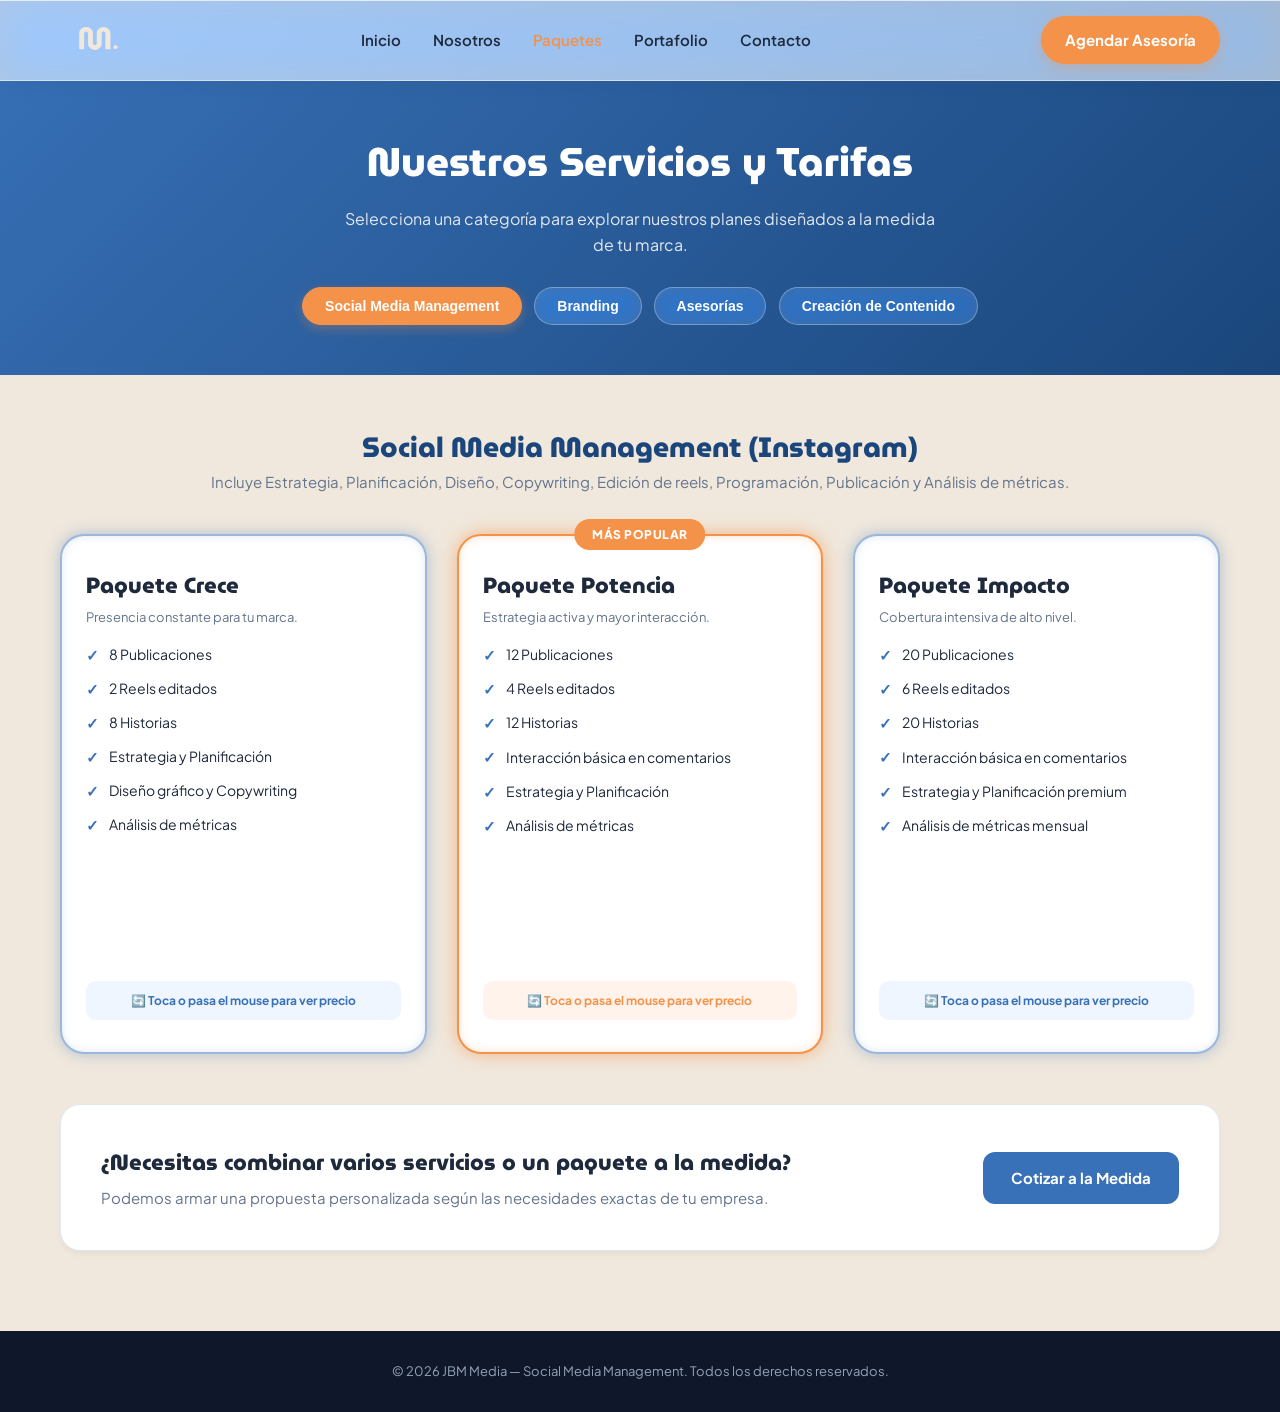
<file: paquetes.html>
<!DOCTYPE html>
<html lang="es">
<head>
    <meta charset="UTF-8">
    <meta name="viewport" content="width=device-width, initial-scale=1.0, maximum-scale=1.0, user-scalable=no">
    <title>Paquetes y Planes | JBM Media</title>

    <link rel="icon" type="image/png" href="Logo JBM/PNG/8.png">
    <link rel="preload" as="image" href="Logo JBM/PNG/4.png">

    <!-- Google Fonts -->
    <link rel="preconnect" href="https://fonts.googleapis.com">
    <link rel="preconnect" href="https://fonts.gstatic.com" crossorigin>
    <link href="https://fonts.googleapis.com/css2?family=MuseoModerno:wght@600;700;800&family=Plus+Jakarta+Sans:wght@400;500;600;700;800&display=swap" rel="stylesheet">

    <!-- Shared stylesheet (cached across every page of the site) -->
    <link rel="stylesheet" href="styles.css">

    <style>
        /* ---- Page-specific styles for Paquetes ---- */

        /* HERO HEADER */
        .packages-hero {
            background: linear-gradient(135deg, var(--primary-blue) 0%, var(--dark-blue) 100%);
            color: #FFFFFF;
            padding: 130px 0 50px;
            text-align: center;
        }

        .packages-hero h1 {
            font-size: 40px;
            font-weight: 800;
            margin-bottom: 12px;
        }

        .packages-hero p {
            font-size: 16px;
            color: #E2E8F0;
            max-width: 600px;
            margin: 0 auto;
        }

        /* CATEGORY TABS */
        .category-tabs-container {
            display: flex;
            justify-content: center;
            gap: 12px;
            margin-top: 30px;
            flex-wrap: wrap;
        }

        .tab-btn {
            background-color: rgba(255, 255, 255, 0.15);
            backdrop-filter: blur(8px) saturate(160%);
            -webkit-backdrop-filter: blur(8px) saturate(160%);
            color: #FFFFFF;
            border: 1px solid rgba(255, 255, 255, 0.3);
            padding: 10px 22px;
            border-radius: 50px;
            font-weight: 700;
            font-size: 14px;
            cursor: pointer;
            transition: all 0.3s ease;
        }

        .tab-btn:hover, .tab-btn.active {
            background-color: var(--accent-orange);
            border-color: var(--accent-orange);
            color: #FFFFFF;
            box-shadow: 0 4px 12px rgba(245, 146, 73, 0.3);
        }

        /* PRICING SECTION */
        .pricing-section {
            padding: 50px 0 80px;
        }

        .category-block {
            display: none;
        }

        .category-block.active {
            display: block;
            animation: fadeIn 0.4s ease-in-out;
        }

        @keyframes fadeIn {
            from { opacity: 0; transform: translateY(10px); }
            to { opacity: 1; transform: translateY(0); }
        }

        .section-title {
            text-align: center;
            margin-bottom: 40px;
        }

        .section-title h2 {
            font-size: 28px;
            font-weight: 800;
            color: var(--dark-blue);
        }

        .section-title p {
            color: var(--text-muted);
            font-size: 15px;
        }

        .pricing-grid {
            display: grid;
            grid-template-columns: repeat(auto-fit, minmax(280px, 1fr));
            gap: 30px;
            align-items: stretch;
        }

        /* INFINITE CSS CAROUSEL (Creación de Contenido tab) */
        .carousel-wrapper {
            width: 100%;
            overflow: hidden;
            padding: 20px 0;
        }

        .carousel-track {
            display: flex;
            gap: 30px;
            width: max-content;
            animation: scrollInfinite 25s linear infinite;
            will-change: transform;
        }

        .carousel-track:hover {
            animation-play-state: paused;
        }

        .carousel-track .flip-card {
            width: 300px;
            flex-shrink: 0;
        }

        @keyframes scrollInfinite {
            0% { transform: translateX(0); }
            100% { transform: translateX(-50%); }
        }

        /* FLIP CARDS */
        .flip-card {
            background-color: transparent;
            width: 100%;
            height: 520px;
            perspective: 1000px;
            cursor: pointer;
        }

        .flip-card-inner {
            position: relative;
            width: 100%;
            height: 100%;
            text-align: left;
            transition: transform 0.8s cubic-bezier(0.175, 0.885, 0.32, 1.275);
            transform-style: preserve-3d;
        }

        .flip-card:hover .flip-card-inner,
        .flip-card.flipped .flip-card-inner {
            transform: rotateY(180deg);
        }

        .flip-card-front, .flip-card-back {
            position: absolute;
            width: 100%;
            height: 100%;
            -webkit-backface-visibility: hidden;
            backface-visibility: hidden;
            border-radius: 24px;
            padding: 32px 24px;
            display: flex;
            flex-direction: column;
            justify-content: space-between;
            border: 2px solid rgba(56, 113, 184, 0.5);
            box-shadow: 0 0 15px rgba(56, 113, 184, 0.35), inset 0 0 10px rgba(56, 113, 184, 0.15);
            transition: box-shadow 0.4s ease, border-color 0.4s ease;
        }

        .flip-card:hover .flip-card-front,
        .flip-card:hover .flip-card-back {
            border-color: var(--primary-blue);
            box-shadow: 0 0 25px rgba(56, 113, 184, 0.8), 0 0 10px rgba(56, 113, 184, 0.5), inset 0 0 12px rgba(56, 113, 184, 0.25);
        }

        .flip-card-front {
            background-color: var(--bg-white);
        }

        .flip-card.featured .flip-card-front,
        .flip-card.featured .flip-card-back {
            border-color: var(--accent-orange);
            box-shadow: 0 0 18px rgba(245, 146, 73, 0.6), inset 0 0 10px rgba(245, 146, 73, 0.25);
        }

        .flip-card.featured:hover .flip-card-front,
        .flip-card.featured:hover .flip-card-back {
            border-color: var(--accent-orange);
            box-shadow: 0 0 30px rgba(245, 146, 73, 0.9), 0 0 12px rgba(245, 146, 73, 0.6), inset 0 0 15px rgba(245, 146, 73, 0.35);
        }

        .featured-badge {
            position: absolute;
            top: -15px;
            left: 50%;
            transform: translateX(-50%);
            background-color: var(--accent-orange);
            color: #FFFFFF;
            font-size: 12px;
            font-weight: 800;
            text-transform: uppercase;
            padding: 6px 18px;
            border-radius: 50px;
            letter-spacing: 0.5px;
            z-index: 10;
        }

        .card-header h3 {
            font-size: 22px;
            font-weight: 800;
            color: var(--text-dark);
            margin-bottom: 4px;
        }

        .card-header p {
            font-size: 13px;
            color: var(--text-muted);
            margin-bottom: 16px;
        }

        .features-list {
            list-style: none;
            margin-bottom: 16px;
            flex-grow: 1;
        }

        .features-list li {
            font-size: 14px;
            color: var(--text-dark);
            margin-bottom: 10px;
            display: flex;
            align-items: flex-start;
            gap: 10px;
        }

        .features-list li::before {
            content: "✓";
            color: var(--primary-blue);
            font-weight: 800;
            font-size: 15px;
        }

        .flip-hint {
            font-size: 12px;
            font-weight: 700;
            color: var(--primary-blue);
            text-align: center;
            background-color: #EFF6FF;
            padding: 10px;
            border-radius: 10px;
            display: flex;
            align-items: center;
            justify-content: center;
            gap: 6px;
        }

        .flip-card-back {
            background: linear-gradient(135deg, var(--dark-blue) 0%, #0F2B48 100%);
            color: #FFFFFF;
            transform: rotateY(180deg);
            text-align: center;
            justify-content: center;
            align-items: center;
            gap: 20px;
        }

        .flip-card-back h3 {
            font-size: 22px;
            font-weight: 800;
            color: #FFFFFF;
        }

        .price-tag {
            font-size: 46px;
            font-weight: 800;
            color: var(--accent-orange);
            display: flex;
            align-items: baseline;
            justify-content: center;
            gap: 4px;
        }

        .price-tag span {
            font-size: 16px;
            font-weight: 600;
            color: #94A3B8;
        }

        .price-description {
            font-size: 14px;
            color: #E2E8F0;
            max-width: 240px;
        }

        .btn-card-solid {
            width: 100%;
            background-color: var(--accent-orange);
            color: #FFFFFF;
            padding: 14px;
            border-radius: 12px;
            font-weight: 700;
            font-size: 15px;
            transition: all 0.3s ease;
            box-shadow: 0 4px 14px rgba(245, 146, 73, 0.4);
            display: inline-block;
        }

        .btn-card-solid:hover {
            background-color: var(--orange-hover);
            transform: translateY(-2px);
        }

        /* CUSTOM BANNER */
        .custom-banner {
            background-color: var(--bg-white);
            border-radius: 20px;
            padding: 40px;
            margin-top: 50px;
            display: flex;
            justify-content: space-between;
            align-items: center;
            box-shadow: var(--shadow-sm);
            border: 1px solid #E2E8F0;
        }

        .custom-banner-content h3 {
            font-size: 22px;
            font-weight: 800;
            color: var(--text-dark);
            margin-bottom: 6px;
        }

        .custom-banner-content p {
            font-size: 15px;
            color: var(--text-muted);
        }

        .btn-custom {
            background-color: var(--primary-blue);
            color: #FFFFFF;
            padding: 14px 28px;
            border-radius: 12px;
            font-weight: 700;
            font-size: 15px;
            white-space: nowrap;
            transition: background-color 0.3s ease;
        }

        .btn-custom:hover {
            background-color: var(--dark-blue);
        }

        @media (max-width: 992px) {
            .flip-card { height: 500px; }
            .custom-banner { flex-direction: column; text-align: center; gap: 20px; }
        }
    </style>
</head>
<body>

    <!-- NAVBAR -->
    <nav class="navbar">
        <div class="container nav-container">
            <a href="index.html" class="brand-logo">
                <img id="main-logo" src="Logo JBM/PNG/4.png" alt="JBM Media Logo" width="200" height="120">
            </a>
            <ul class="nav-links">
                <li><a href="index.html">Inicio</a></li>
                <li><a href="nosotros.html">Nosotros</a></li>
                <li><a href="paquetes.html" style="color: var(--accent-orange);">Paquetes</a></li>
                <li><a href="index.html#portafolio">Portafolio</a></li>
                <li><a href="contacto.html">Contacto</a></li>
            </ul>

            <div class="nav-actions">
                <a href="contacto.html" class="btn btn-primary">Agendar Asesoría</a>
            </div>
        </div>
    </nav>

    <!-- HERO HEADER WITH CATEGORY TABS -->
    <section class="packages-hero">
        <div class="container">
            <h1>Nuestros Servicios y Tarifas</h1>
            <p>Selecciona una categoría para explorar nuestros planes diseñados a la medida de tu marca.</p>

            <div class="category-tabs-container">
                <button class="tab-btn active" onclick="switchTab('smm', this)">Social Media Management</button>
                <button class="tab-btn" onclick="switchTab('branding', this)">Branding</button>
                <button class="tab-btn" onclick="switchTab('asesoria', this)">Asesorías</button>
                <button class="tab-btn" onclick="switchTab('contenido', this)">Creación de Contenido</button>
            </div>
        </div>
    </section>

    <!-- PRICING CARDS SECTION -->
    <section class="pricing-section">
        <div class="container">

            <!-- CATEGORÍA 1: SOCIAL MEDIA MANAGEMENT -->
            <div id="smm" class="category-block active">
                <div class="section-title">
                    <h2>Social Media Management (Instagram)</h2>
                    <p>Incluye Estrategia, Planificación, Diseño, Copywriting, Edición de reels, Programación, Publicación y Análisis de métricas.</p>
                </div>
                <div class="pricing-grid">

                    <!-- CRECE -->
                    <div class="flip-card" onclick="this.classList.toggle('flipped')">
                        <div class="flip-card-inner">
                            <div class="flip-card-front">
                                <div>
                                    <div class="card-header">
                                        <h3>Paquete Crece</h3>
                                        <p>Presencia constante para tu marca.</p>
                                    </div>
                                    <ul class="features-list">
                                        <li>8 Publicaciones</li>
                                        <li>2 Reels editados</li>
                                        <li>8 Historias</li>
                                        <li>Estrategia y Planificación</li>
                                        <li>Diseño gráfico y Copywriting</li>
                                        <li>Análisis de métricas</li>
                                    </ul>
                                </div>
                                <div class="flip-hint">🔄 Toca o pasa el mouse para ver precio</div>
                            </div>
                            <div class="flip-card-back">
                                <h3>Paquete Crece</h3>
                                <div class="price-tag">$135 <span>/ mes</span></div>
                                <p class="price-description">Gestión básica inicial para activar y sostener tu perfil.</p>
                                <a href="contacto.html?plan=Paquete%20Crece" class="btn-card-solid" onclick="event.stopPropagation();">Contratar Plan</a>
                            </div>
                        </div>
                    </div>

                    <!-- POTENCIA -->
                    <div class="flip-card featured" onclick="this.classList.toggle('flipped')">
                        <div class="featured-badge">Más Popular</div>
                        <div class="flip-card-inner">
                            <div class="flip-card-front">
                                <div>
                                    <div class="card-header">
                                        <h3>Paquete Potencia</h3>
                                        <p>Estrategia activa y mayor interacción.</p>
                                    </div>
                                    <ul class="features-list">
                                        <li>12 Publicaciones</li>
                                        <li>4 Reels editados</li>
                                        <li>12 Historias</li>
                                        <li>Interacción básica en comentarios</li>
                                        <li>Estrategia y Planificación</li>
                                        <li>Análisis de métricas</li>
                                    </ul>
                                </div>
                                <div class="flip-hint" style="background-color: #FFF3EB; color: var(--accent-orange);">🔄 Toca o pasa el mouse para ver precio</div>
                            </div>
                            <div class="flip-card-back">
                                <h3>Paquete Potencia</h3>
                                <div class="price-tag">$195 <span>/ mes</span></div>
                                <p class="price-description">La mejor opción para aumentar alcance e interactuar con tu comunidad.</p>
                                <a href="contacto.html?plan=Paquete%20Potencia" class="btn-card-solid" onclick="event.stopPropagation();">Contratar Plan</a>
                            </div>
                        </div>
                    </div>

                    <!-- IMPACTO -->
                    <div class="flip-card" onclick="this.classList.toggle('flipped')">
                        <div class="flip-card-inner">
                            <div class="flip-card-front">
                                <div>
                                    <div class="card-header">
                                        <h3>Paquete Impacto</h3>
                                        <p>Cobertura intensiva de alto nivel.</p>
                                    </div>
                                    <ul class="features-list">
                                        <li>20 Publicaciones</li>
                                        <li>6 Reels editados</li>
                                        <li>20 Historias</li>
                                        <li>Interacción básica en comentarios</li>
                                        <li>Estrategia y Planificación premium</li>
                                        <li>Análisis de métricas mensual</li>
                                    </ul>
                                </div>
                                <div class="flip-hint">🔄 Toca o pasa el mouse para ver precio</div>
                            </div>
                            <div class="flip-card-back">
                                <h3>Paquete Impacto</h3>
                                <div class="price-tag">$245 <span>/ mes</span></div>
                                <p class="price-description">Dominio visual e interacción constante en tu nicho.</p>
                                <a href="contacto.html?plan=Paquete%20Impacto" class="btn-card-solid" onclick="event.stopPropagation();">Contratar Plan</a>
                            </div>
                        </div>
                    </div>

                </div>
            </div>

            <!-- CATEGORÍA 2: BRANDING -->
            <div id="branding" class="category-block">
                <div class="section-title">
                    <h2>Diseño de Identidad y Branding</h2>
                    <p>Construcción visual sólida y profesional para definir la esencia de tu negocio.</p>
                </div>
                <div class="pricing-grid">

                    <!-- BRANDING ESENCIA -->
                    <div class="flip-card" onclick="this.classList.toggle('flipped')">
                        <div class="flip-card-inner">
                            <div class="flip-card-front">
                                <div>
                                    <div class="card-header">
                                        <h3>Branding Esencia</h3>
                                        <p>Fundamentos visuales claves para tu marca.</p>
                                    </div>
                                    <ul class="features-list">
                                        <li>Concepto de marca</li>
                                        <li>Propuesta de logo</li>
                                        <li>Paleta de colores</li>
                                        <li>Tipografías seleccionadas</li>
                                        <li>Elementos gráficos y Moodboard</li>
                                        <li>Manual de marca básico</li>
                                    </ul>
                                </div>
                                <div class="flip-hint">🔄 Toca o pasa el mouse para ver precio</div>
                            </div>
                            <div class="flip-card-back">
                                <h3>Branding Esencia</h3>
                                <div class="price-tag">$165</div>
                                <p class="price-description">Ideal para marcas nuevas que necesitan un lanzamiento impecable.</p>
                                <a href="contacto.html?plan=Branding%20Esencia" class="btn-card-solid" onclick="event.stopPropagation();">Contratar Servicio</a>
                            </div>
                        </div>
                    </div>

                    <!-- BRANDING COMPLETA -->
                    <div class="flip-card featured" onclick="this.classList.toggle('flipped')">
                        <div class="featured-badge">Recomendado</div>
                        <div class="flip-card-inner">
                            <div class="flip-card-front">
                                <div>
                                    <div class="card-header">
                                        <h3>Branding Completa</h3>
                                        <p>Identidad 360° con aplicaciones reales.</p>
                                    </div>
                                    <ul class="features-list">
                                        <li>Concepto, Logo y Paleta de colores</li>
                                        <li>Tipografías y Elementos gráficos</li>
                                        <li>Moodboard y Aplicación de marca</li>
                                        <li>Highlights para Instagram</li>
                                        <li>Diseño de Thank You Cards</li>
                                        <li>Manual de marca completo</li>
                                    </ul>
                                </div>
                                <div class="flip-hint" style="background-color: #FFF3EB; color: var(--accent-orange);">🔄 Toca o pasa el mouse para ver precio</div>
                            </div>
                            <div class="flip-card-back">
                                <h3>Branding Completa</h3>
                                <div class="price-tag">$235</div>
                                <p class="price-description">Ecosistema visual integral con elementos impresos y digitales.</p>
                                <a href="contacto.html?plan=Branding%20Completa" class="btn-card-solid" onclick="event.stopPropagation();">Contratar Servicio</a>
                            </div>
                        </div>
                    </div>

                </div>
            </div>

            <!-- CATEGORÍA 3: ASESORÍA -->
            <div id="asesoria" class="category-block">
                <div class="section-title">
                    <h2>Asesoría Estratégica</h2>
                    <p>Orientación directa para marcas que prefieren gestionar su comunidad de manera interna.</p>
                </div>
                <div class="pricing-grid">

                    <!-- ASESORIA -->
                    <div class="flip-card featured" style="max-width: 450px; margin: 0 auto;" onclick="this.classList.toggle('flipped')">
                        <div class="flip-card-inner">
                            <div class="flip-card-front">
                                <div>
                                    <div class="card-header">
                                        <h3>Asesoría de Marca</h3>
                                        <p>Acompañamiento uno a uno para escalar orgánicamente.</p>
                                    </div>
                                    <ul class="features-list">
                                        <li>Sesión inicial de 1 hora</li>
                                        <li>Diagnóstico completo de marca</li>
                                        <li>Guía personalizada y recomendaciones</li>
                                        <li>Mini calendario de contenido</li>
                                        <li>Estrategia para crecimiento orgánico</li>
                                        <li>Tips para presencia digital</li>
                                    </ul>
                                </div>
                                <div class="flip-hint" style="background-color: #FFF3EB; color: var(--accent-orange);">🔄 Toca o pasa el mouse para ver precio</div>
                            </div>
                            <div class="flip-card-back">
                                <h3>Asesoría de Marca</h3>
                                <div class="price-tag">$140</div>
                                <p class="price-description">Sesión estratégica para clarificar tu rumbo digital y optimizar tu trabajo interno.</p>
                                <a href="contacto.html?plan=Asesoria%20de%20Marca" class="btn-card-solid" onclick="event.stopPropagation();">Agendar Asesoría</a>
                            </div>
                        </div>
                    </div>

                </div>
            </div>

            <!-- CATEGORÍA 4: CREACIÓN DE CONTENIDO (CARRUSEL INFINITO CSS) -->
            <div id="contenido" class="category-block">
                <div class="section-title">
                    <h2>Creación de Contenido Audiovisual</h2>
                    <p>Fotografía y video profesional optimizados para redes sociales.</p>
                </div>

                <div class="carousel-wrapper">
                    <div class="carousel-track">

                        <!-- BLOQUE ORIGINAL (4 Tarjetas) -->
                        <div class="flip-card" onclick="this.classList.toggle('flipped')">
                            <div class="flip-card-inner">
                                <div class="flip-card-front">
                                    <div>
                                        <div class="card-header">
                                            <h3>Contenido Esencial</h3>
                                            <p>Base fotográfica rápida.</p>
                                        </div>
                                        <ul class="features-list">
                                            <li>25 Fotos editadas</li>
                                            <li>Entrega de archivo con todo el contenido</li>
                                            <li>Edición y corrección de color</li>
                                        </ul>
                                    </div>
                                    <div class="flip-hint">🔄 Toca o pasa el mouse para ver precio</div>
                                </div>
                                <div class="flip-card-back">
                                    <h3>Contenido Esencial</h3>
                                    <div class="price-tag">$110</div>
                                    <p class="price-description">Galería fotográfica base lista para publicar.</p>
                                    <a href="contacto.html?plan=Contenido%20Esencial" class="btn-card-solid" onclick="event.stopPropagation();">Contratar Servicio</a>
                                </div>
                            </div>
                        </div>

                        <div class="flip-card" onclick="this.classList.toggle('flipped')">
                            <div class="flip-card-inner">
                                <div class="flip-card-front">
                                    <div>
                                        <div class="card-header">
                                            <h3>Contenido Plus</h3>
                                            <p>Fotografía con apoyo dinámico.</p>
                                        </div>
                                        <ul class="features-list">
                                            <li>25 Fotos editadas</li>
                                            <li>2 Reels editados</li>
                                            <li>Entrega de archivo con todo el contenido</li>
                                        </ul>
                                    </div>
                                    <div class="flip-hint">🔄 Toca o pasa el mouse para ver precio</div>
                                </div>
                                <div class="flip-card-back">
                                    <h3>Contenido Plus</h3>
                                    <div class="price-tag">$155</div>
                                    <p class="price-description">Combinación ideal de formato estático y video dinámico.</p>
                                    <a href="contacto.html?plan=Contenido%20Plus" class="btn-card-solid" onclick="event.stopPropagation();">Contratar Servicio</a>
                                </div>
                            </div>
                        </div>

                        <div class="flip-card" onclick="this.classList.toggle('flipped')">
                            <div class="flip-card-inner">
                                <div class="flip-card-front">
                                    <div>
                                        <div class="card-header">
                                            <h3>Contenido Creativo</h3>
                                            <p>Variedad fotográfica y de video.</p>
                                        </div>
                                        <ul class="features-list">
                                            <li>35 Fotos editadas</li>
                                            <li>3 Reels editados</li>
                                            <li>Entrega de archivo con todo el contenido</li>
                                        </ul>
                                    </div>
                                    <div class="flip-hint">🔄 Toca o pasa el mouse para ver precio</div>
                                </div>
                                <div class="flip-card-back">
                                    <h3>Contenido Creativo</h3>
                                    <div class="price-tag">$195</div>
                                    <p class="price-description">Mayor volumen de material gráfico diversificado.</p>
                                    <a href="contacto.html?plan=Contenido%20Creativo" class="btn-card-solid" onclick="event.stopPropagation();">Contratar Servicio</a>
                                </div>
                            </div>
                        </div>

                        <div class="flip-card featured" onclick="this.classList.toggle('flipped')">
                            <div class="featured-badge">Más Completo</div>
                            <div class="flip-card-inner">
                                <div class="flip-card-front">
                                    <div>
                                        <div class="card-header">
                                            <h3>Producción Completa</h3>
                                            <p>Cobertura audiovisual intensiva.</p>
                                        </div>
                                        <ul class="features-list">
                                            <li>45 Fotos editadas</li>
                                            <li>4 Reels editados</li>
                                            <li>Entrega de archivo con todo el contenido</li>
                                        </ul>
                                    </div>
                                    <div class="flip-hint" style="background-color: #FFF3EB; color: var(--accent-orange);">🔄 Toca o pasa el mouse para ver precio</div>
                                </div>
                                <div class="flip-card-back">
                                    <h3>Producción Completa</h3>
                                    <div class="price-tag">$245</div>
                                    <p class="price-description">Banco de recursos visuales robusto para cubrir campañas completas.</p>
                                    <a href="contacto.html?plan=Produccion%20Completa" class="btn-card-solid" onclick="event.stopPropagation();">Contratar Servicio</a>
                                </div>
                            </div>
                        </div>

                        <!-- BLOQUE CLONADO (idéntico) para el efecto de scroll infinito sin costuras -->
                        <div class="flip-card" aria-hidden="true" onclick="this.classList.toggle('flipped')">
                            <div class="flip-card-inner">
                                <div class="flip-card-front">
                                    <div>
                                        <div class="card-header">
                                            <h3>Contenido Esencial</h3>
                                            <p>Base fotográfica rápida.</p>
                                        </div>
                                        <ul class="features-list">
                                            <li>25 Fotos editadas</li>
                                            <li>Entrega de archivo con todo el contenido</li>
                                            <li>Edición y corrección de color</li>
                                        </ul>
                                    </div>
                                    <div class="flip-hint">🔄 Toca o pasa el mouse para ver precio</div>
                                </div>
                                <div class="flip-card-back">
                                    <h3>Contenido Esencial</h3>
                                    <div class="price-tag">$110</div>
                                    <p class="price-description">Galería fotográfica base lista para publicar.</p>
                                    <a href="contacto.html?plan=Contenido%20Esencial" class="btn-card-solid" onclick="event.stopPropagation();">Contratar Servicio</a>
                                </div>
                            </div>
                        </div>

                        <div class="flip-card" aria-hidden="true" onclick="this.classList.toggle('flipped')">
                            <div class="flip-card-inner">
                                <div class="flip-card-front">
                                    <div>
                                        <div class="card-header">
                                            <h3>Contenido Plus</h3>
                                            <p>Fotografía con apoyo dinámico.</p>
                                        </div>
                                        <ul class="features-list">
                                            <li>25 Fotos editadas</li>
                                            <li>2 Reels editados</li>
                                            <li>Entrega de archivo con todo el contenido</li>
                                        </ul>
                                    </div>
                                    <div class="flip-hint">🔄 Toca o pasa el mouse para ver precio</div>
                                </div>
                                <div class="flip-card-back">
                                    <h3>Contenido Plus</h3>
                                    <div class="price-tag">$155</div>
                                    <p class="price-description">Combinación ideal de formato estático y video dinámico.</p>
                                    <a href="contacto.html?plan=Contenido%20Plus" class="btn-card-solid" onclick="event.stopPropagation();">Contratar Servicio</a>
                                </div>
                            </div>
                        </div>

                        <div class="flip-card" aria-hidden="true" onclick="this.classList.toggle('flipped')">
                            <div class="flip-card-inner">
                                <div class="flip-card-front">
                                    <div>
                                        <div class="card-header">
                                            <h3>Contenido Creativo</h3>
                                            <p>Variedad fotográfica y de video.</p>
                                        </div>
                                        <ul class="features-list">
                                            <li>35 Fotos editadas</li>
                                            <li>3 Reels editados</li>
                                            <li>Entrega de archivo con todo el contenido</li>
                                        </ul>
                                    </div>
                                    <div class="flip-hint">🔄 Toca o pasa el mouse para ver precio</div>
                                </div>
                                <div class="flip-card-back">
                                    <h3>Contenido Creativo</h3>
                                    <div class="price-tag">$195</div>
                                    <p class="price-description">Mayor volumen de material gráfico diversificado.</p>
                                    <a href="contacto.html?plan=Contenido%20Creativo" class="btn-card-solid" onclick="event.stopPropagation();">Contratar Servicio</a>
                                </div>
                            </div>
                        </div>

                        <div class="flip-card featured" aria-hidden="true" onclick="this.classList.toggle('flipped')">
                            <div class="featured-badge">Más Completo</div>
                            <div class="flip-card-inner">
                                <div class="flip-card-front">
                                    <div>
                                        <div class="card-header">
                                            <h3>Producción Completa</h3>
                                            <p>Cobertura audiovisual intensiva.</p>
                                        </div>
                                        <ul class="features-list">
                                            <li>45 Fotos editadas</li>
                                            <li>4 Reels editados</li>
                                            <li>Entrega de archivo con todo el contenido</li>
                                        </ul>
                                    </div>
                                    <div class="flip-hint" style="background-color: #FFF3EB; color: var(--accent-orange);">🔄 Toca o pasa el mouse para ver precio</div>
                                </div>
                                <div class="flip-card-back">
                                    <h3>Producción Completa</h3>
                                    <div class="price-tag">$245</div>
                                    <p class="price-description">Banco de recursos visuales robusto para cubrir campañas completas.</p>
                                    <a href="contacto.html?plan=Produccion%20Completa" class="btn-card-solid" onclick="event.stopPropagation();">Contratar Servicio</a>
                                </div>
                            </div>
                        </div>

                    </div>
                </div>
            </div>

            <!-- PERSONALIZADO BANNER -->
            <div class="custom-banner">
                <div class="custom-banner-content">
                    <h3>¿Necesitas combinar varios servicios o un paquete a la medida?</h3>
                    <p>Podemos armar una propuesta personalizada según las necesidades exactas de tu empresa.</p>
                </div>
                <a href="contacto.html?plan=Cotizacion%20Personalizada" class="btn-custom">Cotizar a la Medida</a>
            </div>

        </div>
    </section>

    <!-- FOOTER -->
    <footer class="footer">
        <div class="container">
            <p>© 2026 JBM Media — Social Media Management. Todos los derechos reservados.</p>
        </div>
    </footer>

    <!-- Shared script (navbar state, logo swap) -->
    <script src="script.js" defer></script>

    <!-- Page-specific: pricing category tabs -->
    <script>
        function switchTab(categoryId, element) {
            document.querySelectorAll('.category-block').forEach(function (block) {
                block.classList.remove('active');
            });
            document.querySelectorAll('.tab-btn').forEach(function (btn) {
                btn.classList.remove('active');
            });
            document.getElementById(categoryId).classList.add('active');
            element.classList.add('active');
        }
    </script>
</body>
</html>
</file>
<file: styles.css>
/* ==========================================================================
   JBM Media — Shared stylesheet
   Used by index.html, paquetes.html and contacto.html.
   Loading this once and letting the browser cache it means visitors don't
   re-download the navbar/button/footer CSS on every page they visit.
   ========================================================================== */

:root {
    --font-heading: 'MuseoModerno', 'Plus Jakarta Sans', sans-serif;
    --primary-blue: #3871B8;
    --dark-blue: #1A467B;
    --accent-orange: #F59249;
    --orange-hover: #E07A2E;
    --light-blue: #779FBF;
    --soft-cream: #FFFDD9;
    --sand-bg: #F0E8DD;
    --bg-white: #FFFFFF;
    --text-dark: #1E293B;
    --text-muted: #64748B;
    --shadow-sm: 0 4px 6px -1px rgba(0,0,0,0.05);
    --shadow-md: 0 10px 25px -5px rgba(0,0,0,0.08);
    --shadow-lg: 0 20px 30px -10px rgba(56, 113, 184, 0.15);
    --shadow-hover: 0 20px 35px -10px rgba(0, 0, 0, 0.12);
}

* {
    box-sizing: border-box;
    margin: 0;
    padding: 0;
}

html {
    scroll-behavior: smooth;
}

html, body {
    width: 100%;
    max-width: 100%;
    overflow-x: hidden;
}

body {
    font-family: 'Plus Jakarta Sans', -apple-system, BlinkMacSystemFont, sans-serif;
    background-color: var(--sand-bg);
    color: var(--text-dark);
    line-height: 1.6;
}

a {
    text-decoration: none;
    color: inherit;
}

/* Brand typeface (per brandbook) on every heading site-wide.
   Body copy, nav, and buttons stay on Plus Jakarta Sans for readability. */
h1, h2, h3, h4 {
    font-family: var(--font-heading);
}

.container {
    width: 100%;
    max-width: 1200px;
    margin: 0 auto;
    padding: 0 20px;
}

/* --- SCROLL REVEAL (used on sections that opt in with .reveal) --- */
.reveal {
    opacity: 0;
    transform: translateY(30px);
    transition: opacity 0.8s ease-out, transform 0.8s ease-out;
}

.reveal.active {
    opacity: 1;
    transform: translateY(0);
}

/* ==========================================================================
   NAVIGATION BAR (identical structure on every page)
   ========================================================================== */
.navbar {
    background-color: rgba(255, 255, 255, 0.6);
    backdrop-filter: blur(20px) saturate(180%);
    -webkit-backdrop-filter: blur(20px) saturate(180%);
    position: fixed;
    top: 0;
    left: 0;
    width: 100%;
    z-index: 1000;
    border-bottom: 1px solid rgba(255, 255, 255, 0.5);
    box-shadow: inset 0 1px 0 rgba(255, 255, 255, 0.7), 0 4px 20px rgba(0, 0, 0, 0.04);
    transition: background-color 0.3s ease, box-shadow 0.3s ease;
}

.nav-container {
    display: flex;
    justify-content: space-between;
    align-items: center;
    height: 80px;
    transition: height 0.3s ease;
}

.brand-logo {
    display: flex;
    align-items: center;
    height: 100%;
}

.brand-logo img {
    height: 120px;
    width: auto;
    object-fit: contain;
    margin: -20px 0;
    transition: height 0.3s ease, margin 0.3s ease, transform 0.3s ease;
}

.brand-logo:hover img {
    transform: scale(1.05);
}

.nav-links {
    display: flex;
    gap: 32px;
    align-items: center;
    list-style: none;
}

.nav-links a {
    font-size: 15px;
    font-weight: 600;
    color: var(--text-dark);
    transition: color 0.3s ease;
    position: relative;
}

.nav-links a::after {
    content: '';
    position: absolute;
    width: 0;
    height: 2px;
    bottom: -4px;
    left: 0;
    background-color: var(--primary-blue);
    transition: width 0.3s ease;
}

.nav-links a:hover {
    color: var(--primary-blue);
}

.nav-links a:hover::after {
    width: 100%;
}

.nav-actions {
    display: flex;
    align-items: center;
    gap: 10px;
}

.btn-mobile-prices {
    display: none;
    background-color: rgba(56, 113, 184, 0.1);
    color: var(--primary-blue);
    border: 1px solid rgba(56, 113, 184, 0.3);
    border-radius: 50px;
    font-weight: 700;
    text-align: center;
    transition: all 0.3s ease;
}

.navbar.scrolled {
    background-color: rgba(26, 70, 123, 0.72);
    backdrop-filter: blur(20px) saturate(180%);
    -webkit-backdrop-filter: blur(20px) saturate(180%);
    box-shadow: 0 4px 24px rgba(0, 0, 0, 0.25), inset 0 1px 0 rgba(255, 255, 255, 0.15);
    border-bottom: 1px solid rgba(255, 255, 255, 0.15);
}

.navbar.scrolled .nav-container {
    height: 60px;
}

.navbar.scrolled .brand-logo img {
    height: 70px;
    margin: -5px 0;
}

.navbar.scrolled .nav-links a {
    color: #FFFFFF;
    font-size: 14px;
}

.navbar.scrolled .nav-links a::after {
    background-color: var(--accent-orange);
}

.navbar.scrolled .btn-primary {
    padding: 8px 16px;
    font-size: 13px;
}

.navbar.scrolled .btn-mobile-prices {
    color: #FFFFFF;
    border-color: rgba(255, 255, 255, 0.4);
    background-color: rgba(255, 255, 255, 0.15);
}

/* ==========================================================================
   BUTTONS
   ========================================================================== */
.btn {
    display: inline-flex;
    align-items: center;
    justify-content: center;
    gap: 8px;
    padding: 12px 24px;
    border-radius: 50px;
    font-weight: 700;
    font-size: 15px;
    transition: background-color 0.3s ease, transform 0.3s ease, box-shadow 0.3s ease;
    cursor: pointer;
    border: none;
    white-space: nowrap;
}

.btn-primary {
    background-color: var(--accent-orange);
    color: #FFFFFF;
    box-shadow: 0 4px 14px rgba(245, 146, 73, 0.35);
}

.btn-primary:hover {
    background-color: var(--orange-hover);
    transform: translateY(-3px) scale(1.02);
    box-shadow: 0 8px 20px rgba(245, 146, 73, 0.45);
}

.btn-secondary {
    background-color: rgba(255, 255, 255, 0.15);
    color: #FFFFFF;
    border: 1px solid rgba(255, 255, 255, 0.3);
    backdrop-filter: blur(5px);
    -webkit-backdrop-filter: blur(5px);
}

.btn-secondary:hover {
    background-color: rgba(255, 255, 255, 0.25);
    transform: translateY(-3px) scale(1.02);
    border-color: rgba(255, 255, 255, 0.6);
}

/* ==========================================================================
   FOOTER
   ========================================================================== */
.footer {
    background-color: #0F172A;
    color: #94A3B8;
    padding: 30px 0;
    font-size: 13px;
    text-align: center;
}

/* ==========================================================================
   RESPONSIVE — one consistent breakpoint for the nav on every page
   ========================================================================== */
@media (max-width: 768px) {
    .container { padding: 0 16px; }
    .nav-container { height: 65px; }
    .brand-logo img { height: 70px; margin: 0; }
    .nav-links { display: none; }
    .btn-mobile-prices {
        display: inline-flex;
        font-size: 11px;
        padding: 7px 12px;
    }
    .nav-actions .btn-primary {
        font-size: 11px;
        padding: 7px 12px;
    }
}
</file>
